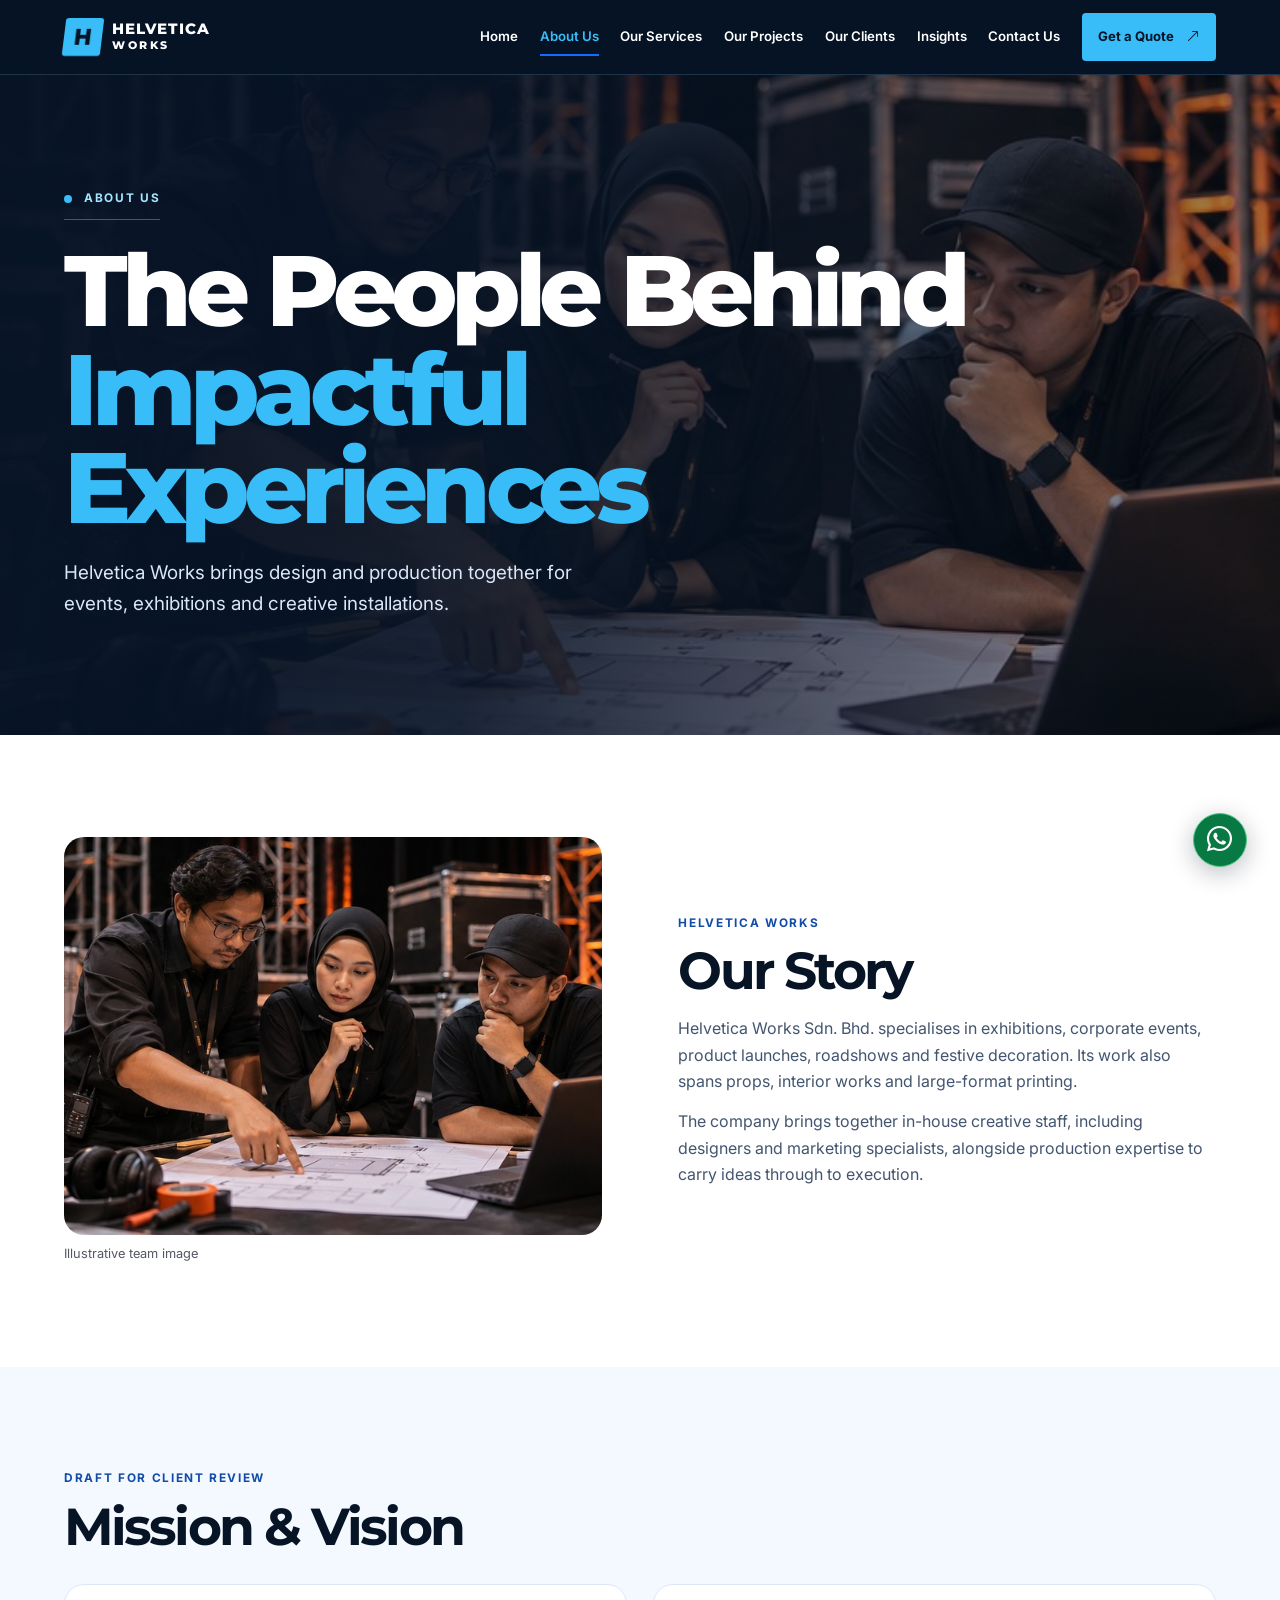
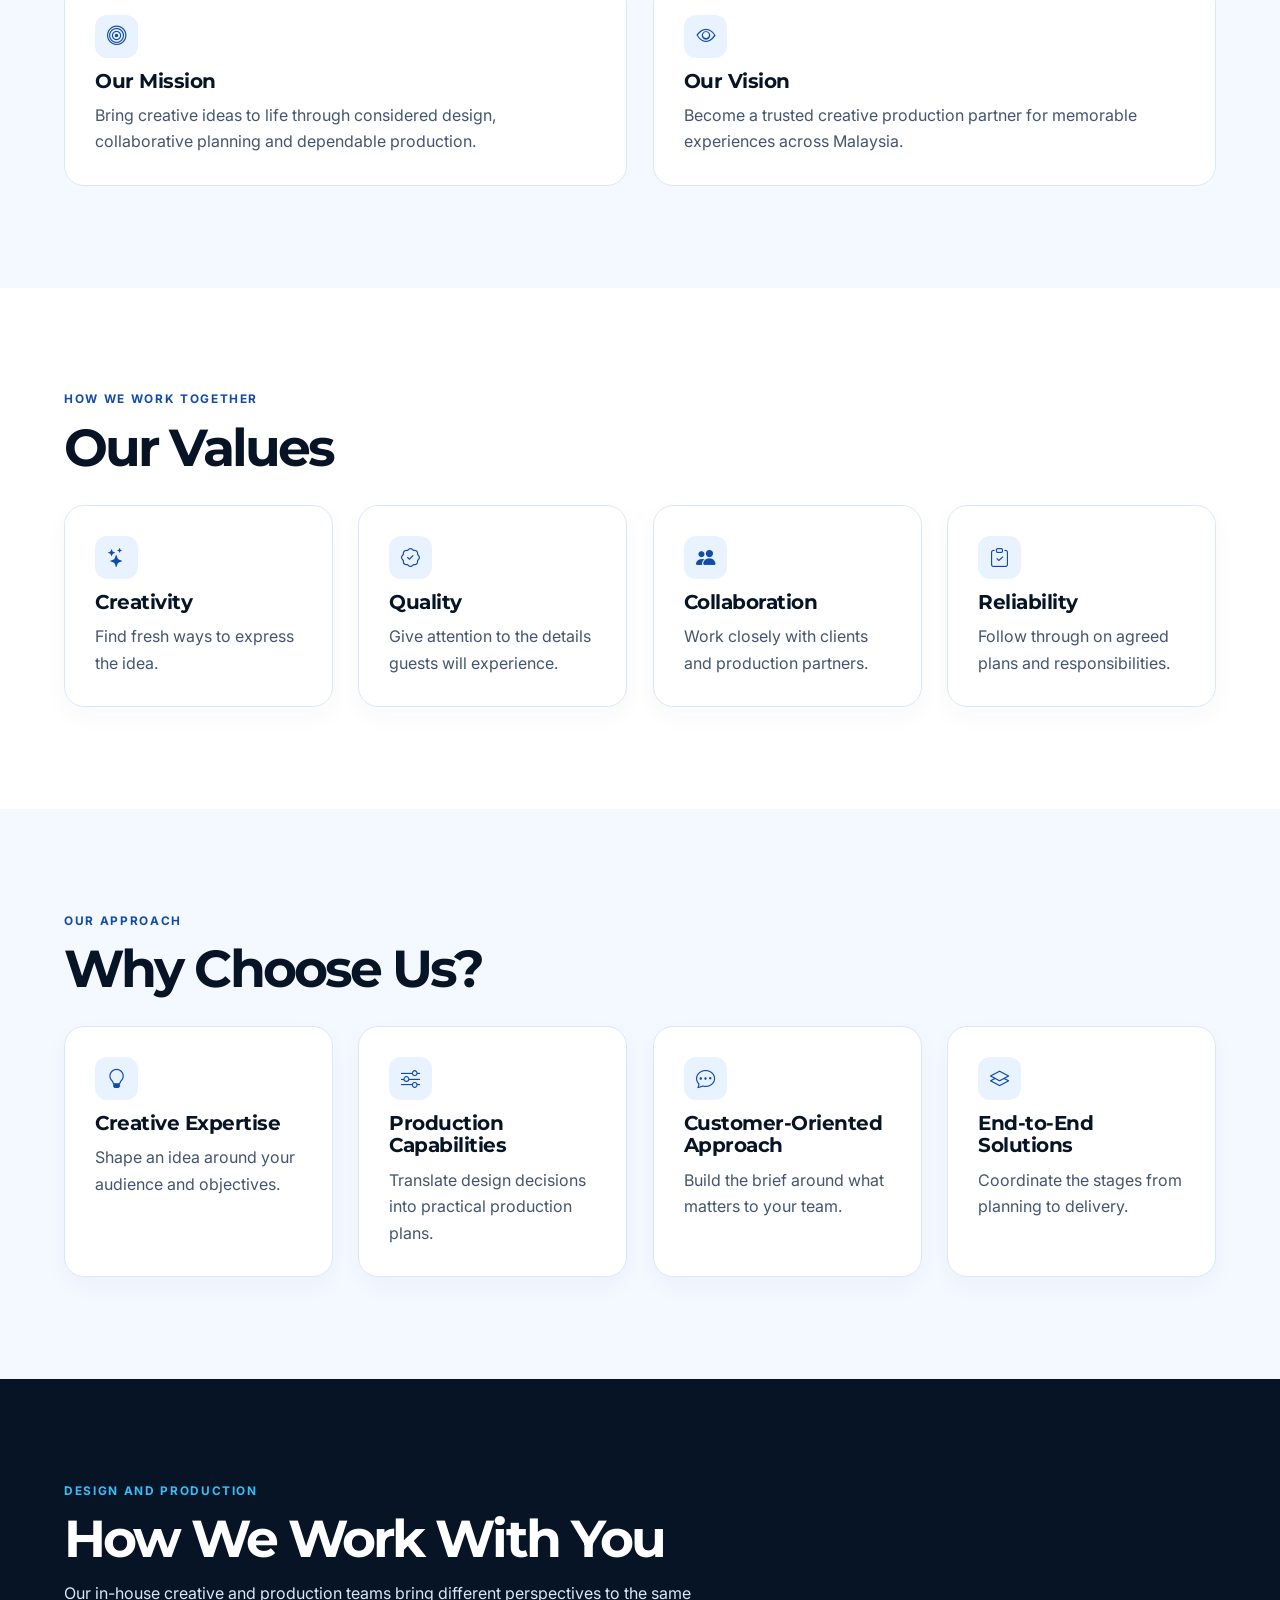
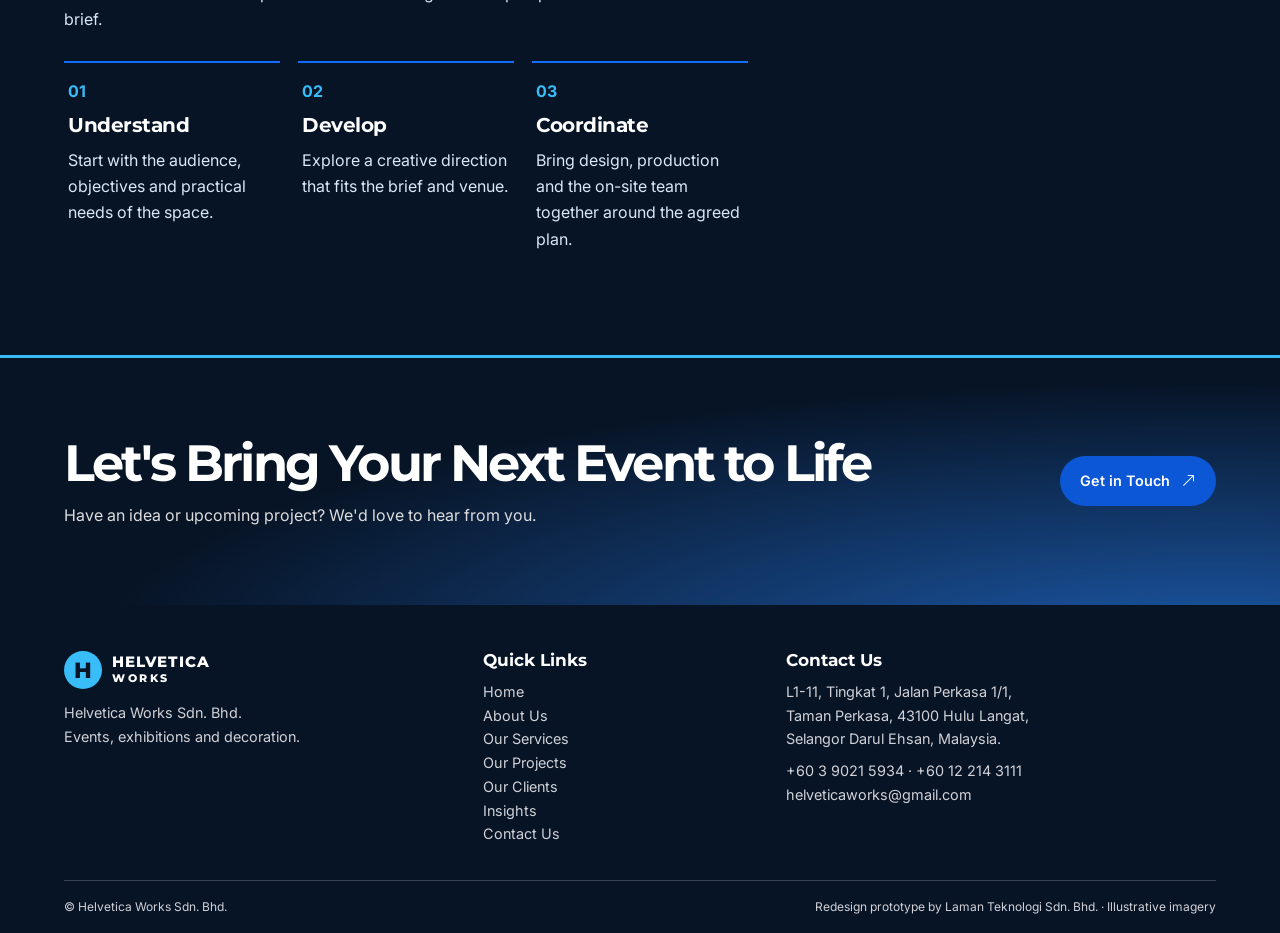
<file: about.html>
<!doctype html>
<html lang="en-MY">
<head>
  <meta charset="utf-8">
  <meta name="viewport" content="width=device-width, initial-scale=1">
  <meta name="description" content="Meet the creative production team behind Helvetica Works in Malaysia.">
  <meta name="theme-color" content="#071426">
  <title>About Us | Helvetica Works</title>
  <link rel="preconnect" href="https://fonts.googleapis.com">
  <link rel="preconnect" href="https://fonts.gstatic.com" crossorigin>
  <link href="https://fonts.googleapis.com/css2?family=Inter:wght@400;500;600;700&family=Montserrat:wght@600;700;800&display=swap" rel="stylesheet">
  <link rel="stylesheet" href="css/style.css">
  <link rel="stylesheet" href="https://cdn.jsdelivr.net/npm/bootstrap-icons@1.13.1/font/bootstrap-icons.min.css">
  <script src="js/main.js" defer></script>
</head>
<body class="show-site">
<a class="skip" href="#main">Skip to content</a>
<header class="header">
  <div class="reading-progress" aria-hidden="true"></div>
  <div class="wrap nav-row">
    <a class="brand" href="index.html" aria-label="Helvetica Works home"><span class="mark" aria-hidden="true">H</span><span>HELVETICA<span class="brand-sub">WORKS</span></span></a>
    <button class="menu-toggle" aria-controls="navigation" aria-expanded="false" aria-label="Open navigation"><i class="bi bi-list" aria-hidden="true"></i></button>
    <nav id="navigation" aria-label="Main navigation">
      <a href="index.html">Home</a>
      <a href="about.html" aria-current="page">About Us</a>
      <a href="services.html">Our Services</a>
      <a href="projects.html">Our Projects</a>
      <a href="clients.html">Our Clients</a>
      <a href="insights.html">Insights</a>
      <a href="contact.html">Contact Us</a>
      <a class="button primary" href="contact.html#enquiry">Get a Quote<i class="bi bi-arrow-up-right" aria-hidden="true"></i></a>
    </nav>
  </div>
</header>
<main id="main">

<section class="hero about-hero">
  
  <div class="wrap hero-content">
    <p class="eyebrow">About Us</p>
    <h1>The People Behind<br><em>Impactful Experiences</em></h1>
    <p class="hero-description">Helvetica Works brings design and production together for events, exhibitions and creative installations.</p>
    
  </div>
  
</section>
<section class="section"><div class="wrap split">
  <figure><img src="assets/images/team.jpg" alt="Illustrative backstage scene showing a team reviewing production plans" width="840" height="560" loading="lazy"><figcaption>Illustrative team image</figcaption></figure>
  <div><div class="section-heading"><p class="eyebrow">Helvetica Works</p><h2>Our Story</h2></div><p>Helvetica Works Sdn. Bhd. specialises in exhibitions, corporate events, product launches, roadshows and festive decoration. Its work also spans props, interior works and large-format printing.</p><p>The company brings together in-house creative staff, including designers and marketing specialists, alongside production expertise to carry ideas through to execution.</p></div>
</div></section>
<section class="section tint"><div class="wrap"><div class="section-heading"><p class="eyebrow">Draft for Client Review</p><h2>Mission &amp; Vision</h2></div>
  <div class="two-grid"><article class="statement"><i class="bi bi-bullseye" aria-hidden="true"></i><h3>Our Mission</h3><p>Bring creative ideas to life through considered design, collaborative planning and dependable production.</p></article><article class="statement"><i class="bi bi-eye" aria-hidden="true"></i><h3>Our Vision</h3><p>Become a trusted creative production partner for memorable experiences across Malaysia.</p></article></div>
</div></section>
<section class="section"><div class="wrap"><div class="section-heading"><p class="eyebrow">How We Work Together</p><h2>Our Values</h2></div><div class="feature-grid"><article><i class="bi bi-stars" aria-hidden="true"></i><h3>Creativity</h3><p>Find fresh ways to express the idea.</p></article><article><i class="bi bi-patch-check" aria-hidden="true"></i><h3>Quality</h3><p>Give attention to the details guests will experience.</p></article><article><i class="bi bi-people-fill" aria-hidden="true"></i><h3>Collaboration</h3><p>Work closely with clients and production partners.</p></article><article><i class="bi bi-clipboard-check" aria-hidden="true"></i><h3>Reliability</h3><p>Follow through on agreed plans and responsibilities.</p></article></div></div></section>
<section class="section tint"><div class="wrap"><div class="section-heading"><p class="eyebrow">Our Approach</p><h2>Why Choose Us?</h2></div><div class="feature-grid"><article><i class="bi bi-lightbulb" aria-hidden="true"></i><h3>Creative Expertise</h3><p>Shape an idea around your audience and objectives.</p></article><article><i class="bi bi-sliders" aria-hidden="true"></i><h3>Production Capabilities</h3><p>Translate design decisions into practical production plans.</p></article><article><i class="bi bi-chat-dots" aria-hidden="true"></i><h3>Customer-Oriented Approach</h3><p>Build the brief around what matters to your team.</p></article><article><i class="bi bi-layers" aria-hidden="true"></i><h3>End-to-End Solutions</h3><p>Coordinate the stages from planning to delivery.</p></article></div></div></section>
<section class="section about-method"><div class="wrap">
  <div class="section-heading"><p class="eyebrow">Design and Production</p><h2>How We Work With You</h2><p>Our in-house creative and production teams bring different perspectives to the same brief.</p></div>
  <ol class="process">
    <li><h3>Understand</h3><p>Start with the audience, objectives and practical needs of the space.</p></li>
    <li><h3>Develop</h3><p>Explore a creative direction that fits the brief and venue.</p></li>
    <li><h3>Coordinate</h3><p>Bring design, production and the on-site team together around the agreed plan.</p></li>
  </ol>
</div></section>
<section class="cta"><div class="wrap cta-inner"><div><h2>Let's Bring Your Next Event to Life</h2><p>Have an idea or upcoming project? We'd love to hear from you.</p></div><a class="button primary" href="contact.html">Get in Touch<i class="bi bi-arrow-up-right" aria-hidden="true"></i></a></div></section>
</main>
<footer class="footer" id="contact">
  <div class="wrap">
    <div class="footer-grid">
      <div><a class="brand" href="index.html" aria-label="Helvetica Works home"><span class="mark" aria-hidden="true">H</span><span>HELVETICA<span class="brand-sub">WORKS</span></span></a><p>Helvetica Works Sdn. Bhd.<br>Events, exhibitions and decoration.</p></div>
      <div><h2>Quick Links</h2><ul><li><a href="index.html">Home</a></li><li><a href="about.html">About Us</a></li><li><a href="services.html">Our Services</a></li><li><a href="projects.html">Our Projects</a></li><li><a href="clients.html">Our Clients</a></li><li><a href="insights.html">Insights</a></li><li><a href="contact.html">Contact Us</a></li></ul></div>
      <div><h2>Contact Us</h2><address>L1-11, Tingkat 1, Jalan Perkasa 1/1,<br>Taman Perkasa, 43100 Hulu Langat,<br>Selangor Darul Ehsan, Malaysia.</address><ul><li><a href="tel:+60390215934">+60 3 9021 5934</a> · <a href="tel:+60122143111">+60 12 214 3111</a></li><li><a href="mailto:helveticaworks@gmail.com?subject=Project%20enquiry">helveticaworks@gmail.com</a></li></ul></div>
    </div>
    <div class="footer-base"><span>© Helvetica Works Sdn. Bhd.</span><span>Redesign prototype by Laman Teknologi Sdn. Bhd. · Illustrative imagery</span></div>
  </div>
</footer>
<a class="whatsapp-float" href="https://wa.me/60122143111" aria-label="Chat with Helvetica Works on WhatsApp">
  <i class="bi bi-whatsapp" aria-hidden="true"></i>
</a>
</body>
</html>
</file>
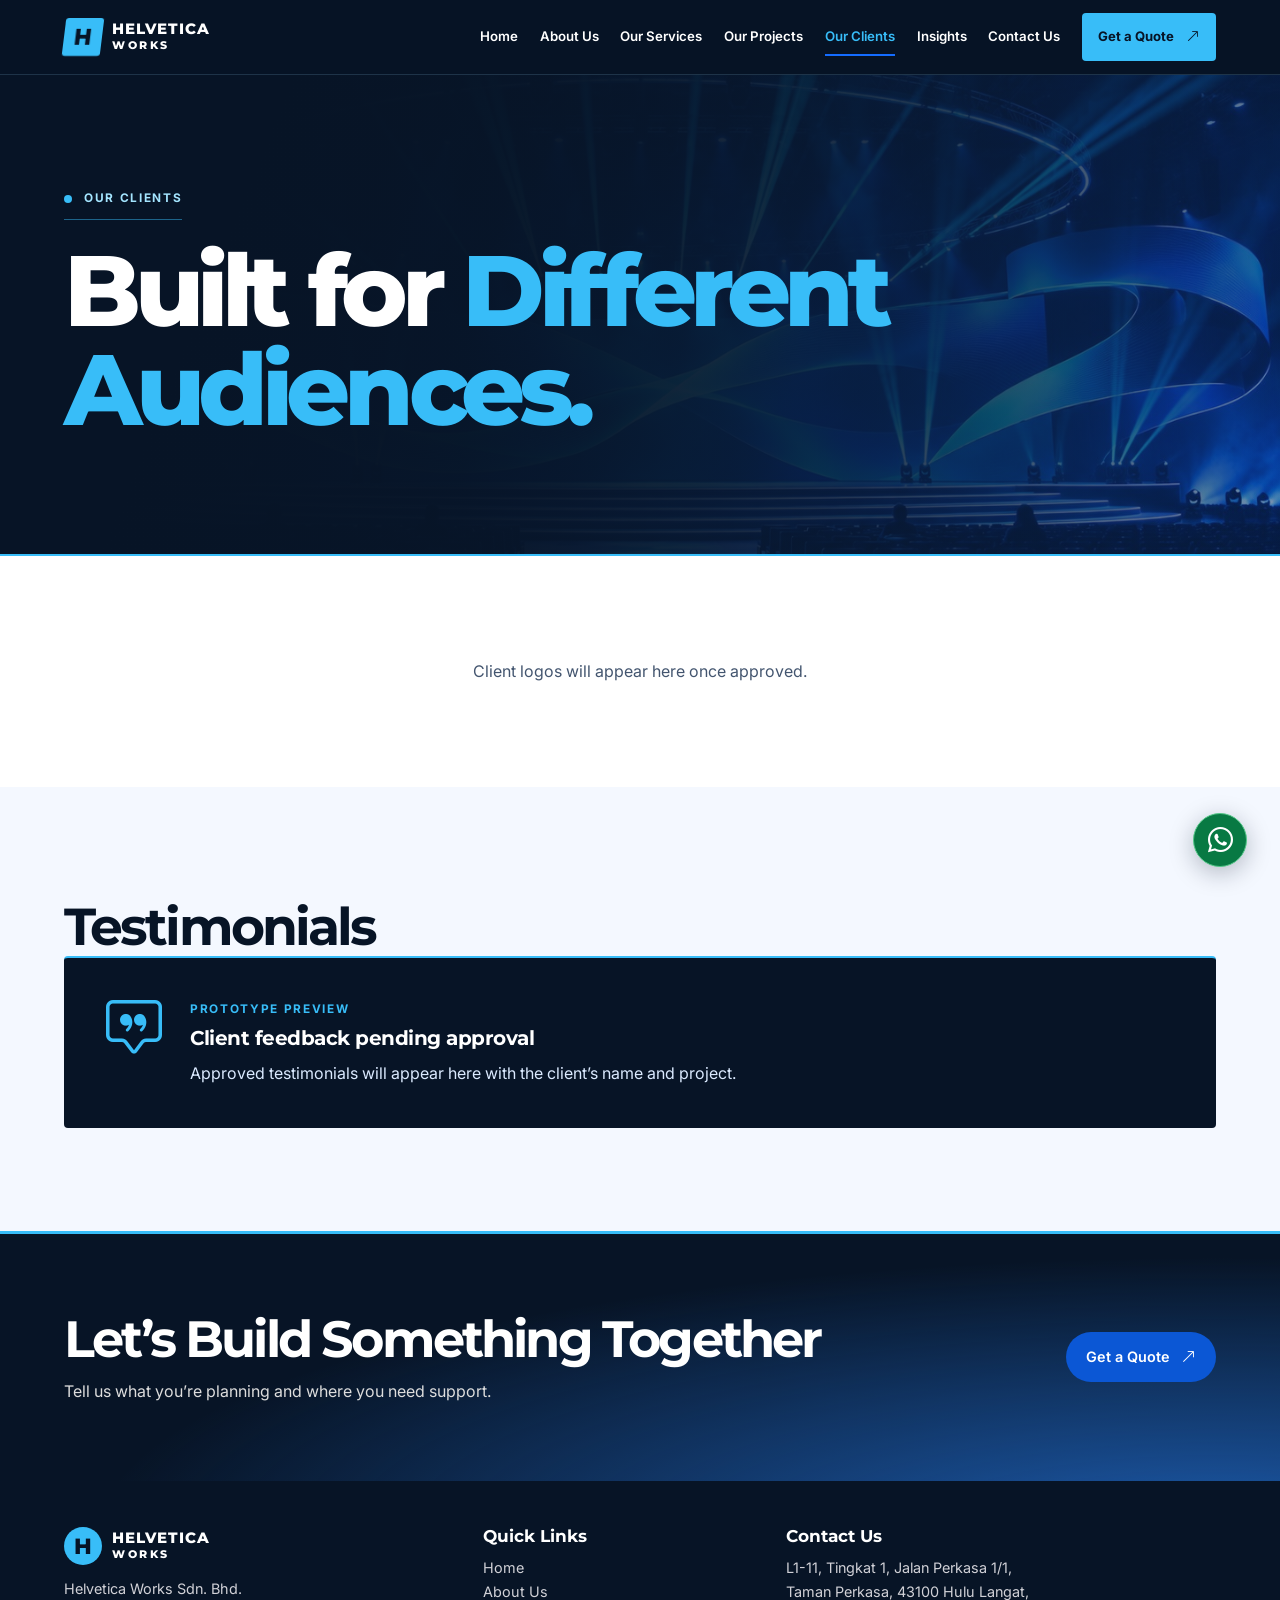
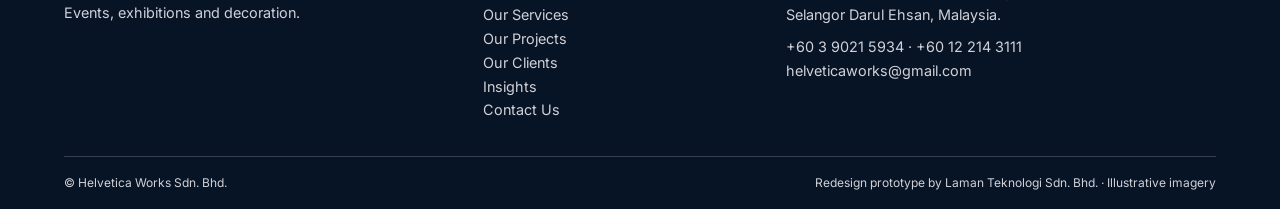
<file: clients.html>
<!doctype html>
<html lang="en-MY">
<head>
  <meta charset="utf-8">
  <meta name="viewport" content="width=device-width, initial-scale=1">
  <meta name="description" content="Explore the sectors Helvetica Works supports with creative event, exhibition and decoration production.">
  <meta name="theme-color" content="#071426">
  <title>Our Clients | Helvetica Works</title>
  <link rel="preconnect" href="https://fonts.googleapis.com">
  <link rel="preconnect" href="https://fonts.gstatic.com" crossorigin>
  <link href="https://fonts.googleapis.com/css2?family=Inter:wght@400;500;600;700&family=Montserrat:wght@600;700;800&display=swap" rel="stylesheet">
  <link rel="stylesheet" href="css/style.css">
  <link rel="stylesheet" href="https://cdn.jsdelivr.net/npm/bootstrap-icons@1.13.1/font/bootstrap-icons.min.css">
  <script src="js/main.js" defer></script>
</head>
<body class="show-site">
<a class="skip" href="#main">Skip to content</a>
<header class="header">
  <div class="reading-progress" aria-hidden="true"></div>
  <div class="wrap nav-row">
    <a class="brand" href="index.html" aria-label="Helvetica Works home"><span class="mark" aria-hidden="true">H</span><span>HELVETICA<span class="brand-sub">WORKS</span></span></a>
    <button class="menu-toggle" aria-controls="navigation" aria-expanded="false" aria-label="Open navigation"><i class="bi bi-list" aria-hidden="true"></i></button>
    <nav id="navigation" aria-label="Main navigation">
      <a href="index.html">Home</a>
      <a href="about.html">About Us</a>
      <a href="services.html">Our Services</a>
      <a href="projects.html">Our Projects</a>
      <a href="clients.html" aria-current="page">Our Clients</a>
      <a href="insights.html">Insights</a>
      <a href="contact.html">Contact Us</a>
      <a class="button primary" href="contact.html#enquiry">Get a Quote<i class="bi bi-arrow-up-right" aria-hidden="true"></i></a>
    </nav>
  </div>
</header>
<main id="main" class="client-programme">
  <section class="hero clients-hero" aria-labelledby="clients-title">
    <div class="wrap hero-content">
      <p class="eyebrow">Our Clients</p>
      <h1 id="clients-title">Built for <em>Different Audiences.</em></h1>
    </div>
  </section>

  <section class="section client-logos" aria-label="Client logos">
    <div class="wrap">
      <!-- Replace the preview message with approved client logos. Use each client's name as the image alt text. -->
      <p class="client-logos-preview">Client logos will appear here once approved.</p>
    </div>
  </section>

  <section class="section tint" id="testimonials" aria-labelledby="testimonials-title">
    <div class="wrap testimonial-layout">
      <div class="section-heading">
        <h2 id="testimonials-title">Testimonials</h2>
      </div>
      <div class="testimonial-preview">
        <i class="bi bi-chat-square-quote" aria-hidden="true"></i>
        <div>
          <p class="eyebrow">Prototype preview</p>
          <h3>Client feedback pending approval</h3>
          <p>Approved testimonials will appear here with the client’s name and project.</p>
        </div>
      </div>
    </div>
  </section>

  <section class="cta">
    <div class="wrap cta-inner">
      <div><h2>Let’s Build Something Together</h2><p>Tell us what you’re planning and where you need support.</p></div>
      <a class="button primary" href="contact.html#enquiry">Get a Quote <i class="bi bi-arrow-up-right" aria-hidden="true"></i></a>
    </div>
  </section>
</main>
<footer class="footer" id="contact">
  <div class="wrap">
    <div class="footer-grid">
      <div><a class="brand" href="index.html" aria-label="Helvetica Works home"><span class="mark" aria-hidden="true">H</span><span>HELVETICA<span class="brand-sub">WORKS</span></span></a><p>Helvetica Works Sdn. Bhd.<br>Events, exhibitions and decoration.</p></div>
      <div><h2>Quick Links</h2><ul><li><a href="index.html">Home</a></li><li><a href="about.html">About Us</a></li><li><a href="services.html">Our Services</a></li><li><a href="projects.html">Our Projects</a></li><li><a href="clients.html">Our Clients</a></li><li><a href="insights.html">Insights</a></li><li><a href="contact.html">Contact Us</a></li></ul></div>
      <div><h2>Contact Us</h2><address>L1-11, Tingkat 1, Jalan Perkasa 1/1,<br>Taman Perkasa, 43100 Hulu Langat,<br>Selangor Darul Ehsan, Malaysia.</address><ul><li><a href="tel:+60390215934">+60 3 9021 5934</a> · <a href="tel:+60122143111">+60 12 214 3111</a></li><li><a href="mailto:helveticaworks@gmail.com?subject=Project%20enquiry">helveticaworks@gmail.com</a></li></ul></div>
    </div>
    <div class="footer-base"><span>© Helvetica Works Sdn. Bhd.</span><span>Redesign prototype by Laman Teknologi Sdn. Bhd. · Illustrative imagery</span></div>
  </div>
</footer>
<a class="whatsapp-float" href="https://wa.me/60122143111" aria-label="Chat with Helvetica Works on WhatsApp">
  <i class="bi bi-whatsapp" aria-hidden="true"></i>
</a>
</body>
</html>
</file>
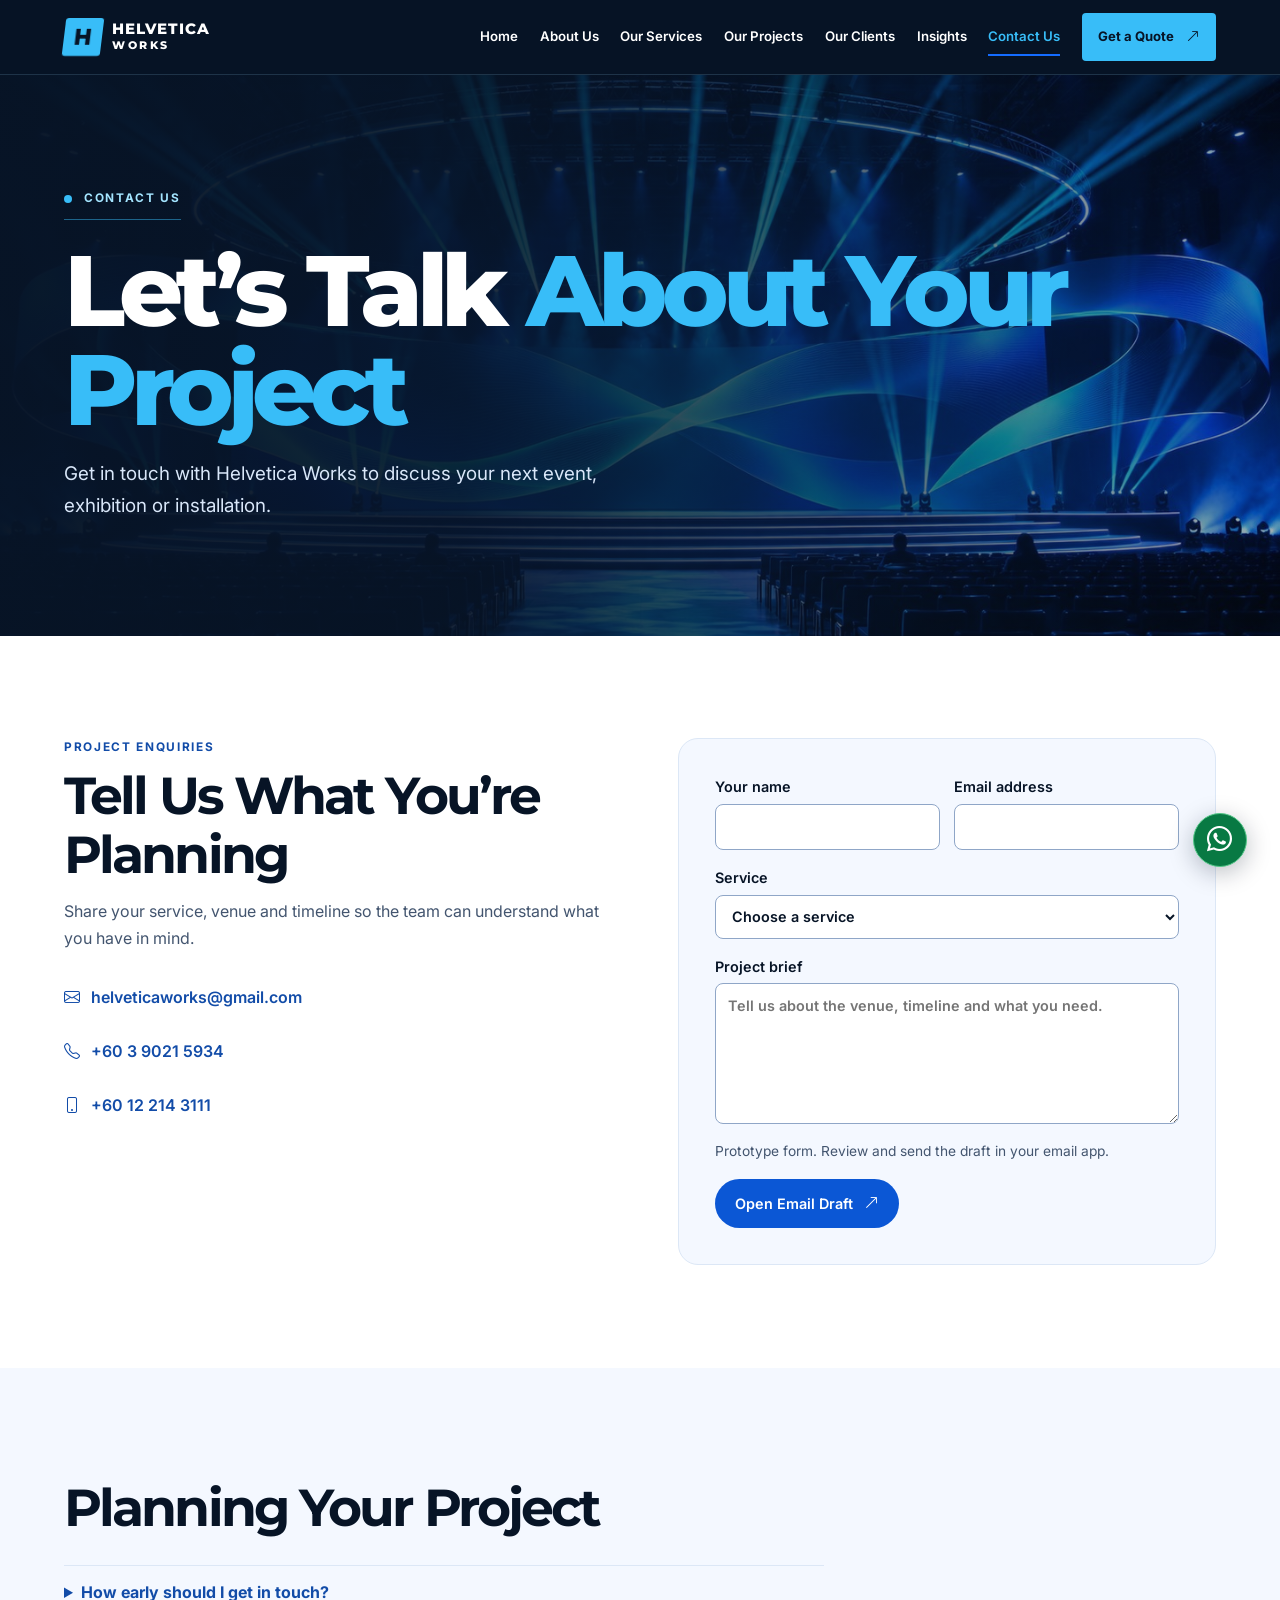
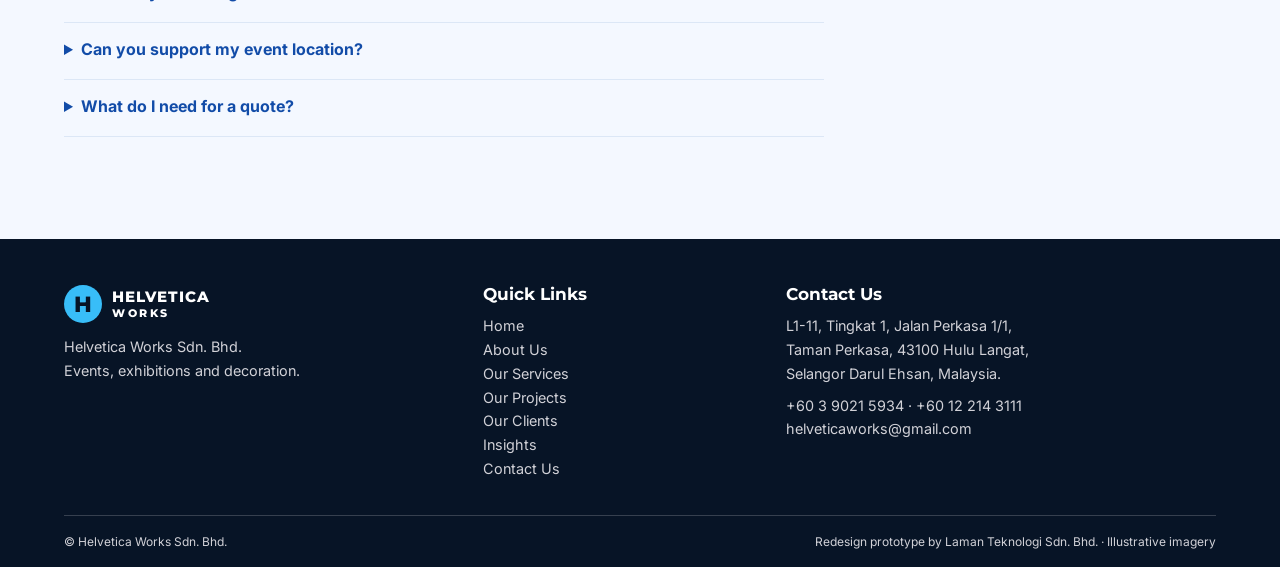
<file: contact.html>
<!doctype html>
<html lang="en-MY">
<head>
  <meta charset="utf-8">
  <meta name="viewport" content="width=device-width, initial-scale=1">
  <meta name="description" content="Get in touch with Helvetica Works to discuss your next event, exhibition or installation.">
  <meta name="theme-color" content="#071426">
  <title>Contact Us | Helvetica Works</title>
  <link rel="preconnect" href="https://fonts.googleapis.com">
  <link rel="preconnect" href="https://fonts.gstatic.com" crossorigin>
  <link href="https://fonts.googleapis.com/css2?family=Inter:wght@400;500;600;700&family=Montserrat:wght@600;700;800&display=swap" rel="stylesheet">
  <link rel="stylesheet" href="css/style.css">
  <link rel="stylesheet" href="https://cdn.jsdelivr.net/npm/bootstrap-icons@1.13.1/font/bootstrap-icons.min.css">
  <script src="js/main.js" defer></script>
</head>
<body class="show-site">
<a class="skip" href="#main">Skip to content</a>
<header class="header">
  <div class="reading-progress" aria-hidden="true"></div>
  <div class="wrap nav-row">
    <a class="brand" href="index.html" aria-label="Helvetica Works home"><span class="mark" aria-hidden="true">H</span><span>HELVETICA<span class="brand-sub">WORKS</span></span></a>
    <button class="menu-toggle" aria-controls="navigation" aria-expanded="false" aria-label="Open navigation"><i class="bi bi-list" aria-hidden="true"></i></button>
    <nav id="navigation" aria-label="Main navigation">
      <a href="index.html">Home</a>
      <a href="about.html">About Us</a>
      <a href="services.html">Our Services</a>
      <a href="projects.html">Our Projects</a>
      <a href="clients.html">Our Clients</a>
      <a href="insights.html">Insights</a>
      <a href="contact.html" aria-current="page">Contact Us</a>
      <a class="button primary" href="contact.html#enquiry">Get a Quote<i class="bi bi-arrow-up-right" aria-hidden="true"></i></a>
    </nav>
  </div>
</header>
<main id="main">
  <section class="hero contact-hero">
    <div class="wrap hero-content">
      <p class="eyebrow">Contact Us</p>
      <h1>Let’s Talk <em>About Your Project</em></h1>
      <p class="hero-description">Get in touch with Helvetica Works to discuss your next event, exhibition or installation.</p>
    </div>
  </section>
<section class="section contact-section" id="enquiry">
  <div class="wrap split">
    <div>
      <div class="section-heading"><p class="eyebrow">Project Enquiries</p><h2>Tell Us What You’re Planning</h2></div>
      <p>Share your service, venue and timeline so the team can understand what you have in mind.</p>
      <ul class="contact-links">
        <li><a href="mailto:helveticaworks@gmail.com"><i class="bi bi-envelope" aria-hidden="true"></i> helveticaworks@gmail.com</a></li>
        <li><a href="tel:+60390215934"><i class="bi bi-telephone" aria-hidden="true"></i> +60 3 9021 5934</a></li>
        <li><a href="tel:+60122143111"><i class="bi bi-phone" aria-hidden="true"></i> +60 12 214 3111</a></li>
      </ul>
    </div>
    <form class="enquiry-form" aria-describedby="enquiry-help" hidden>
      <div class="form-row">
        <label>Your name <input name="name" autocomplete="name" maxlength="100" required></label>
        <label>Email address <input type="email" name="email" autocomplete="email" maxlength="150" required></label>
      </div>
      <label>Service
        <select name="service" required>
          <option value="">Choose a service</option>
          <option>Event</option><option>Exhibition</option><option>Decoration</option><option>Other</option>
        </select>
      </label>
      <label>Project brief <textarea name="brief" rows="5" maxlength="1200" placeholder="Tell us about the venue, timeline and what you need." required></textarea></label>
      <p id="enquiry-help">Prototype form. Review and send the draft in your email app.</p>
      <button class="button primary" type="submit">Open Email Draft <i class="bi bi-arrow-up-right" aria-hidden="true"></i></button>
    </form>
  </div>
</section>
<section class="section tint enquiry-faq" aria-labelledby="faq-title">
  <div class="wrap">
    <div class="section-heading"><h2 id="faq-title">Planning Your Project</h2></div>
    <div class="faq-list">
      <details><summary>How early should I get in touch?</summary><p>Get in touch once you have a target date. Lead time depends on the venue, production requirements and installation schedule.</p></details>
      <details><summary>Can you support my event location?</summary><p>Share the venue and city in your enquiry so the team can confirm availability and discuss on-site logistics.</p></details>
      <details><summary>What do I need for a quote?</summary><p>Include your event type, date, venue, expected audience size and the support you need. Add your budget range and any floor plans if available.</p></details>
    </div>
  </div>
</section>
</main>
<footer class="footer" id="contact">
  <div class="wrap">
    <div class="footer-grid">
      <div><a class="brand" href="index.html" aria-label="Helvetica Works home"><span class="mark" aria-hidden="true">H</span><span>HELVETICA<span class="brand-sub">WORKS</span></span></a><p>Helvetica Works Sdn. Bhd.<br>Events, exhibitions and decoration.</p></div>
      <div><h2>Quick Links</h2><ul><li><a href="index.html">Home</a></li><li><a href="about.html">About Us</a></li><li><a href="services.html">Our Services</a></li><li><a href="projects.html">Our Projects</a></li><li><a href="clients.html">Our Clients</a></li><li><a href="insights.html">Insights</a></li><li><a href="contact.html">Contact Us</a></li></ul></div>
      <div><h2>Contact Us</h2><address>L1-11, Tingkat 1, Jalan Perkasa 1/1,<br>Taman Perkasa, 43100 Hulu Langat,<br>Selangor Darul Ehsan, Malaysia.</address><ul><li><a href="tel:+60390215934">+60 3 9021 5934</a> · <a href="tel:+60122143111">+60 12 214 3111</a></li><li><a href="mailto:helveticaworks@gmail.com?subject=Project%20enquiry">helveticaworks@gmail.com</a></li></ul></div>
    </div>
    <div class="footer-base"><span>© Helvetica Works Sdn. Bhd.</span><span>Redesign prototype by Laman Teknologi Sdn. Bhd. · Illustrative imagery</span></div>
  </div>
</footer>
<a class="whatsapp-float" href="https://wa.me/60122143111" aria-label="Chat with Helvetica Works on WhatsApp">
  <i class="bi bi-whatsapp" aria-hidden="true"></i>
</a>
</body>
</html>
</file>
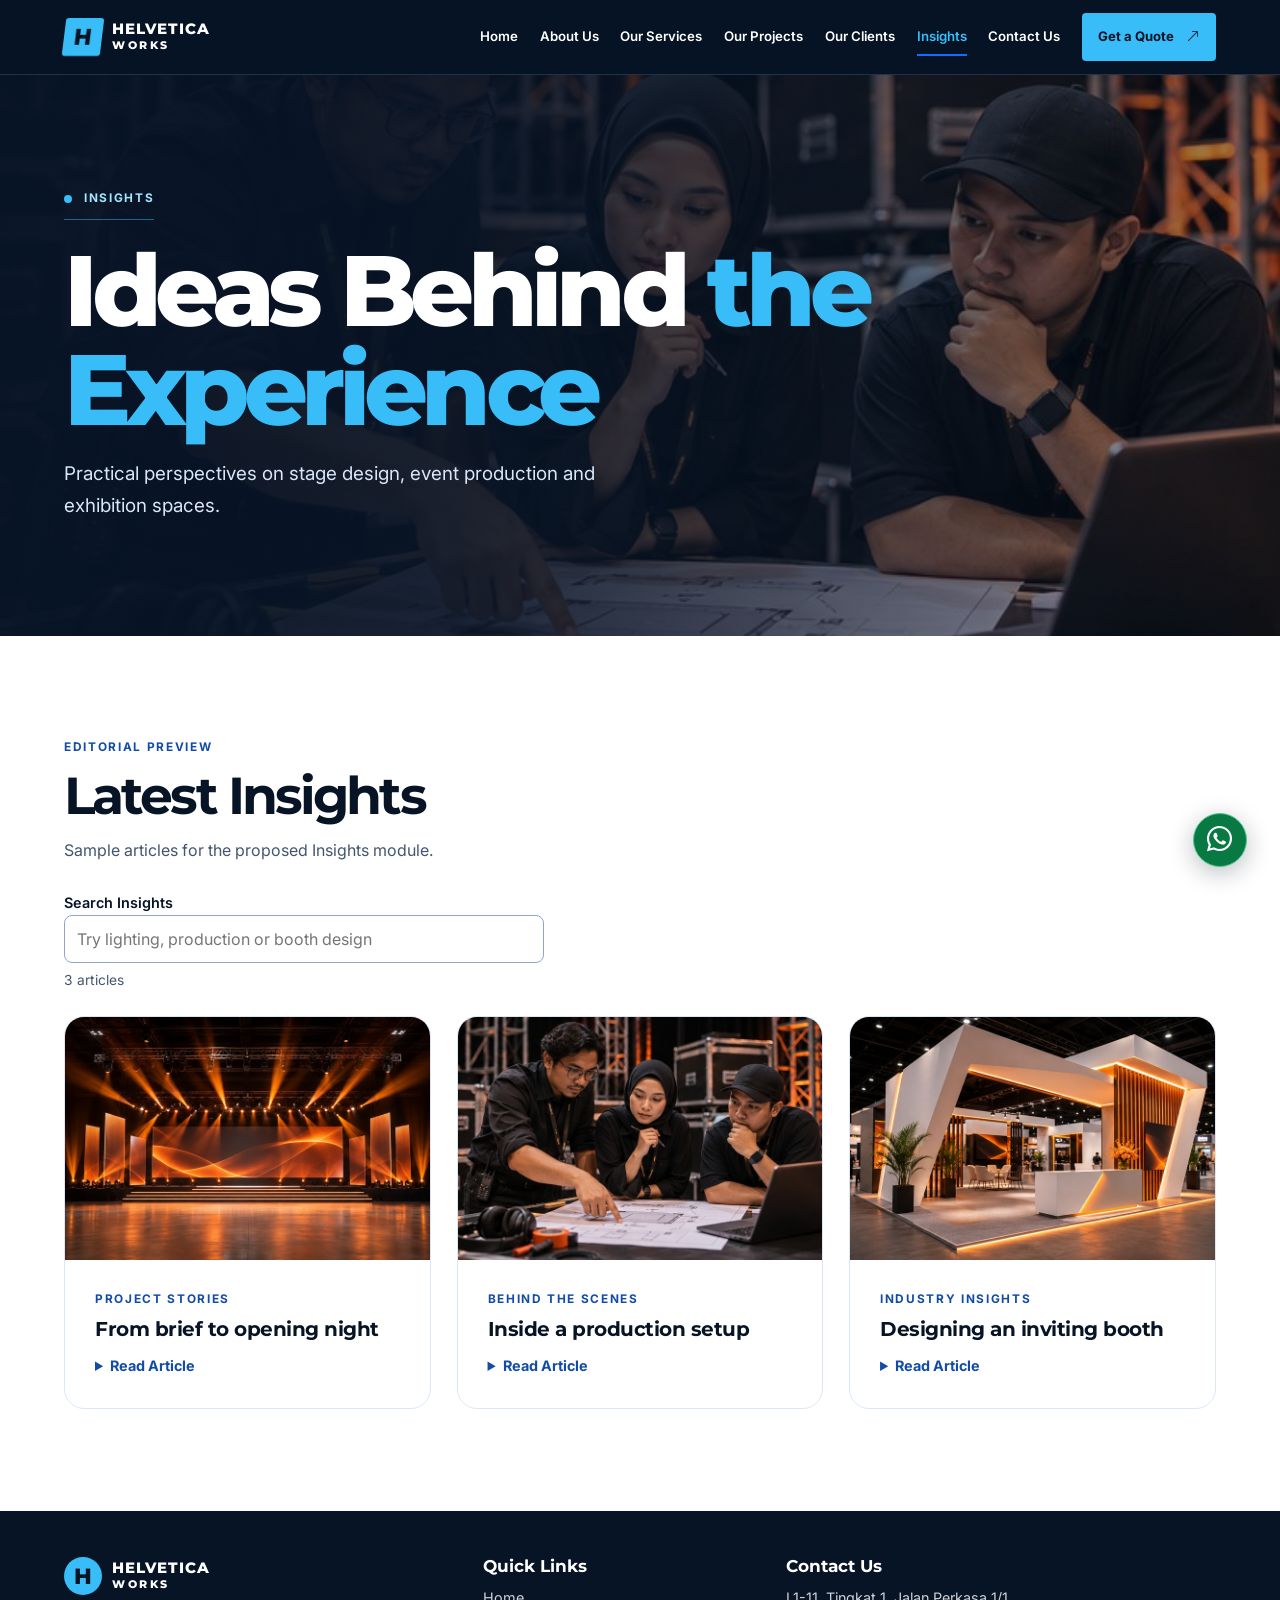
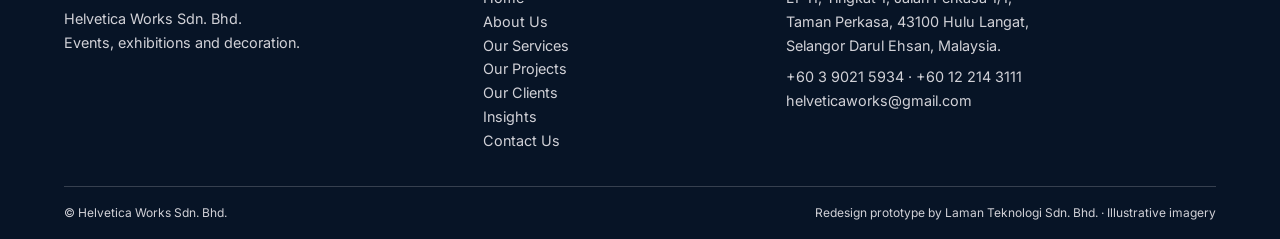
<file: insights.html>
<!doctype html>
<html lang="en-MY">
<head>
  <meta charset="utf-8">
  <meta name="viewport" content="width=device-width, initial-scale=1">
  <meta name="description" content="Practical perspectives on stage design, event production and exhibition spaces.">
  <meta name="theme-color" content="#071426">
  <title>Insights | Helvetica Works</title>
  <link rel="preconnect" href="https://fonts.googleapis.com">
  <link rel="preconnect" href="https://fonts.gstatic.com" crossorigin>
  <link href="https://fonts.googleapis.com/css2?family=Inter:wght@400;500;600;700&family=Montserrat:wght@600;700;800&display=swap" rel="stylesheet">
  <link rel="stylesheet" href="css/style.css">
  <link rel="stylesheet" href="https://cdn.jsdelivr.net/npm/bootstrap-icons@1.13.1/font/bootstrap-icons.min.css">
  <script src="js/main.js" defer></script>
</head>
<body class="show-site">
<a class="skip" href="#main">Skip to content</a>
<header class="header">
  <div class="reading-progress" aria-hidden="true"></div>
  <div class="wrap nav-row">
    <a class="brand" href="index.html" aria-label="Helvetica Works home"><span class="mark" aria-hidden="true">H</span><span>HELVETICA<span class="brand-sub">WORKS</span></span></a>
    <button class="menu-toggle" aria-controls="navigation" aria-expanded="false" aria-label="Open navigation"><i class="bi bi-list" aria-hidden="true"></i></button>
    <nav id="navigation" aria-label="Main navigation">
      <a href="index.html">Home</a>
      <a href="about.html">About Us</a>
      <a href="services.html">Our Services</a>
      <a href="projects.html">Our Projects</a>
      <a href="clients.html">Our Clients</a>
      <a href="insights.html" aria-current="page">Insights</a>
      <a href="contact.html">Contact Us</a>
      <a class="button primary" href="contact.html#enquiry">Get a Quote<i class="bi bi-arrow-up-right" aria-hidden="true"></i></a>
    </nav>
  </div>
</header>
<main id="main">
  <section class="hero insights-hero">
    <div class="wrap hero-content">
      <p class="eyebrow">Insights</p>
      <h1>Ideas Behind <em>the Experience</em></h1>
      <p class="hero-description">Practical perspectives on stage design, event production and exhibition spaces.</p>
    </div>
  </section>
<section class="section"><div class="wrap">
  <div class="section-heading"><p class="eyebrow">Editorial Preview</p><h2>Latest Insights</h2><p>Sample articles for the proposed Insights module.</p></div>
  <div class="insights-search" hidden>
    <label for="insights-query">Search Insights</label>
    <input id="insights-query" type="search" placeholder="Try lighting, production or booth design">
    <p class="search-count" role="status">3 articles</p>
  </div>
  <div class="card-grid"><article class="card insight-card"><img src="assets/images/event.jpg" alt="Amber-lit stage set" width="840" height="560" loading="lazy"><div class="card-body"><p class="eyebrow">Project Stories</p><h3 id="event-brief">From brief to opening night</h3><details><summary>Read Article</summary><p>Start with the change you want the audience to experience. A launch may need one memorable reveal, while a conference may need a layout that supports a full day of talks and networking.</p><p>Turn that objective into practical decisions about sightlines, lighting and stage access. Schedule a rehearsal to check cues and confirm who owns each handover before guests arrive.</p></details></div></article><article class="card insight-card"><img src="assets/images/team.jpg" alt="Production team reviewing plans backstage" width="840" height="560" loading="lazy"><div class="card-body"><p class="eyebrow">Behind the Scenes</p><h3 id="production-setup">Inside a production setup</h3><details><summary>Read Article</summary><p>Build a run sheet that links setup tasks to venue access. Confirm loading times, installation order and equipment handover with every team involved.</p><p>Walk the space before opening. Check visitor routes, presentation cues and the condition of visible finishes, then give on-site teams a clear point of contact for last-minute changes.</p></details></div></article><article class="card insight-card"><img src="assets/images/exhibition.jpg" alt="Illuminated exhibition display" width="840" height="560" loading="lazy"><div class="card-body"><p class="eyebrow">Industry Insights</p><h3 id="booth-design">Designing an inviting booth</h3><details><summary>Read Article</summary><p>Decide what visitors should notice first from the aisle. A strong focal point, a legible message and a clear entrance help visitors understand the booth as they approach.</p><p>Map where people will pause for a demo or a conversation. Leave room for queues and keep circulation clear, then use lighting to distinguish hands-on displays from quieter discussion areas.</p></details></div></article></div>
</div></section>

</main>
<footer class="footer" id="contact">
  <div class="wrap">
    <div class="footer-grid">
      <div><a class="brand" href="index.html" aria-label="Helvetica Works home"><span class="mark" aria-hidden="true">H</span><span>HELVETICA<span class="brand-sub">WORKS</span></span></a><p>Helvetica Works Sdn. Bhd.<br>Events, exhibitions and decoration.</p></div>
      <div><h2>Quick Links</h2><ul><li><a href="index.html">Home</a></li><li><a href="about.html">About Us</a></li><li><a href="services.html">Our Services</a></li><li><a href="projects.html">Our Projects</a></li><li><a href="clients.html">Our Clients</a></li><li><a href="insights.html">Insights</a></li><li><a href="contact.html">Contact Us</a></li></ul></div>
      <div><h2>Contact Us</h2><address>L1-11, Tingkat 1, Jalan Perkasa 1/1,<br>Taman Perkasa, 43100 Hulu Langat,<br>Selangor Darul Ehsan, Malaysia.</address><ul><li><a href="tel:+60390215934">+60 3 9021 5934</a> · <a href="tel:+60122143111">+60 12 214 3111</a></li><li><a href="mailto:helveticaworks@gmail.com?subject=Project%20enquiry">helveticaworks@gmail.com</a></li></ul></div>
    </div>
    <div class="footer-base"><span>© Helvetica Works Sdn. Bhd.</span><span>Redesign prototype by Laman Teknologi Sdn. Bhd. · Illustrative imagery</span></div>
  </div>
</footer>
<a class="whatsapp-float" href="https://wa.me/60122143111" aria-label="Chat with Helvetica Works on WhatsApp">
  <i class="bi bi-whatsapp" aria-hidden="true"></i>
</a>
</body>
</html>
</file>
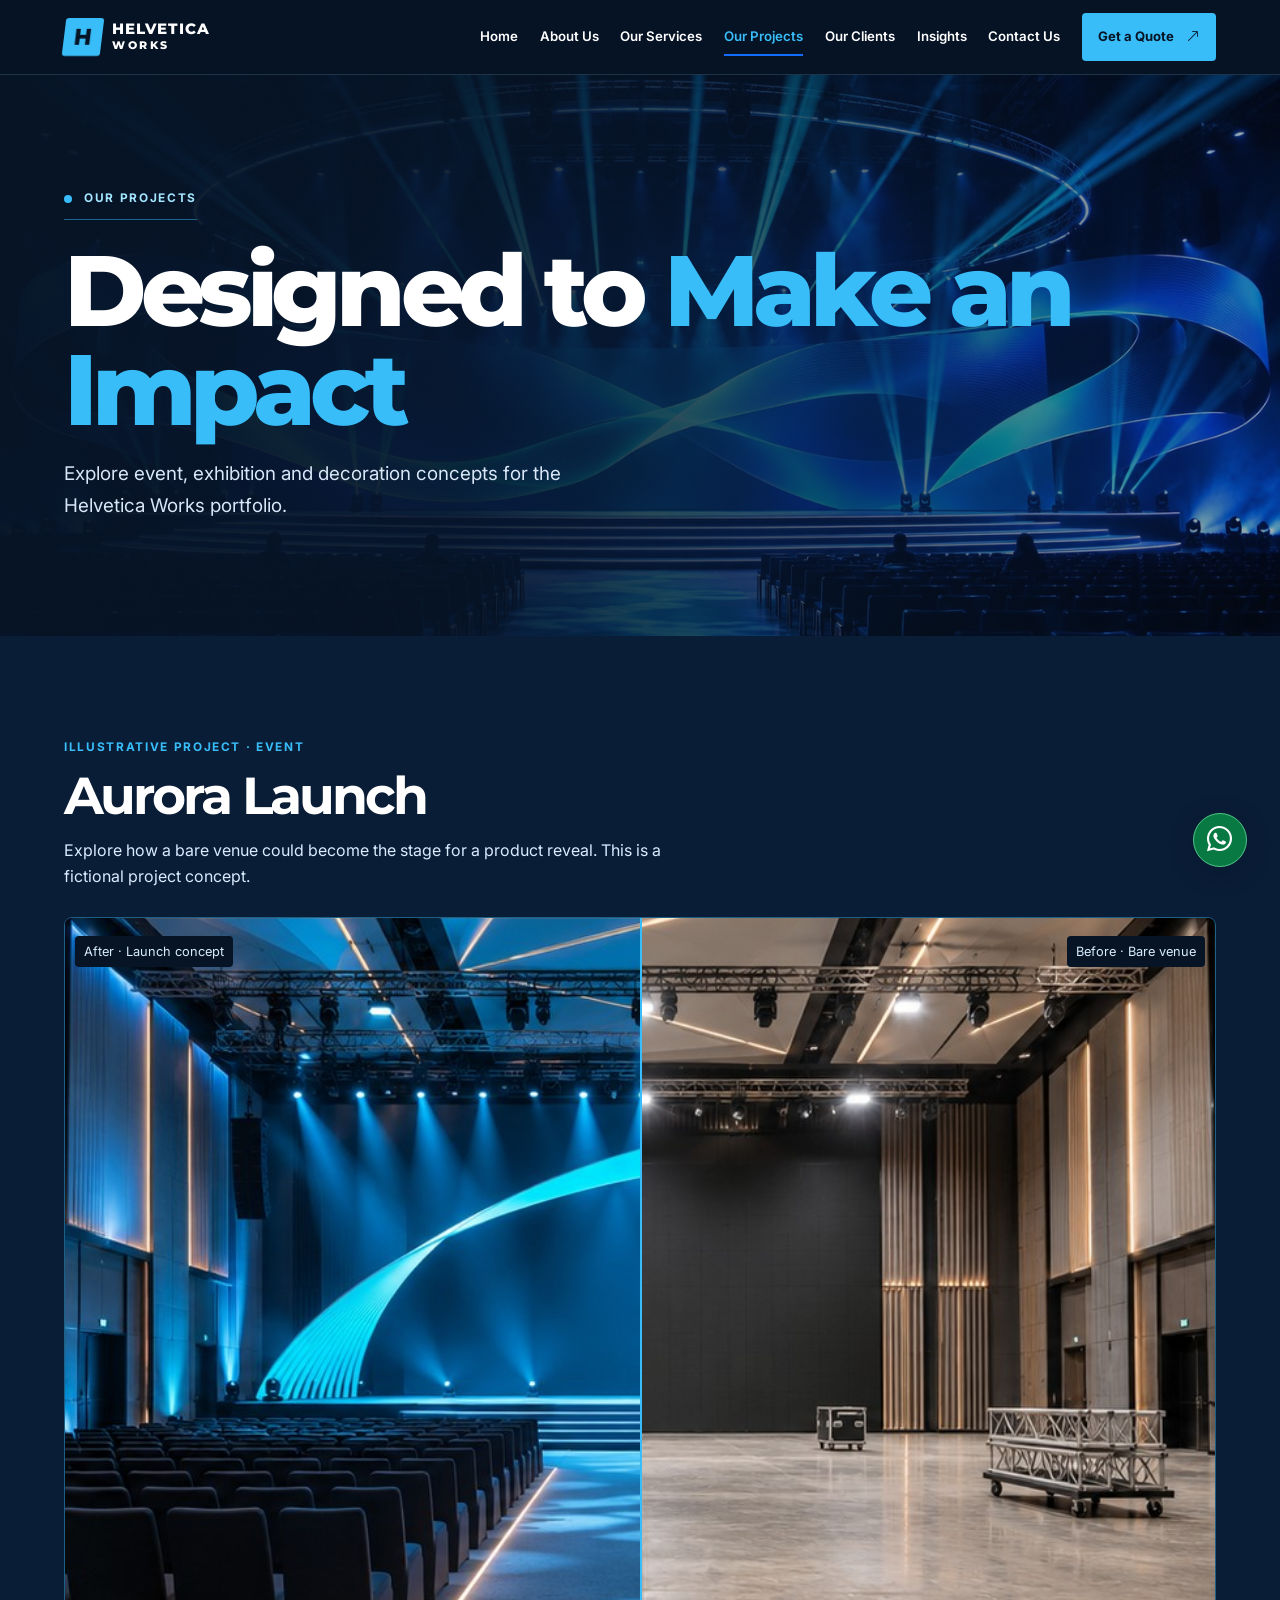
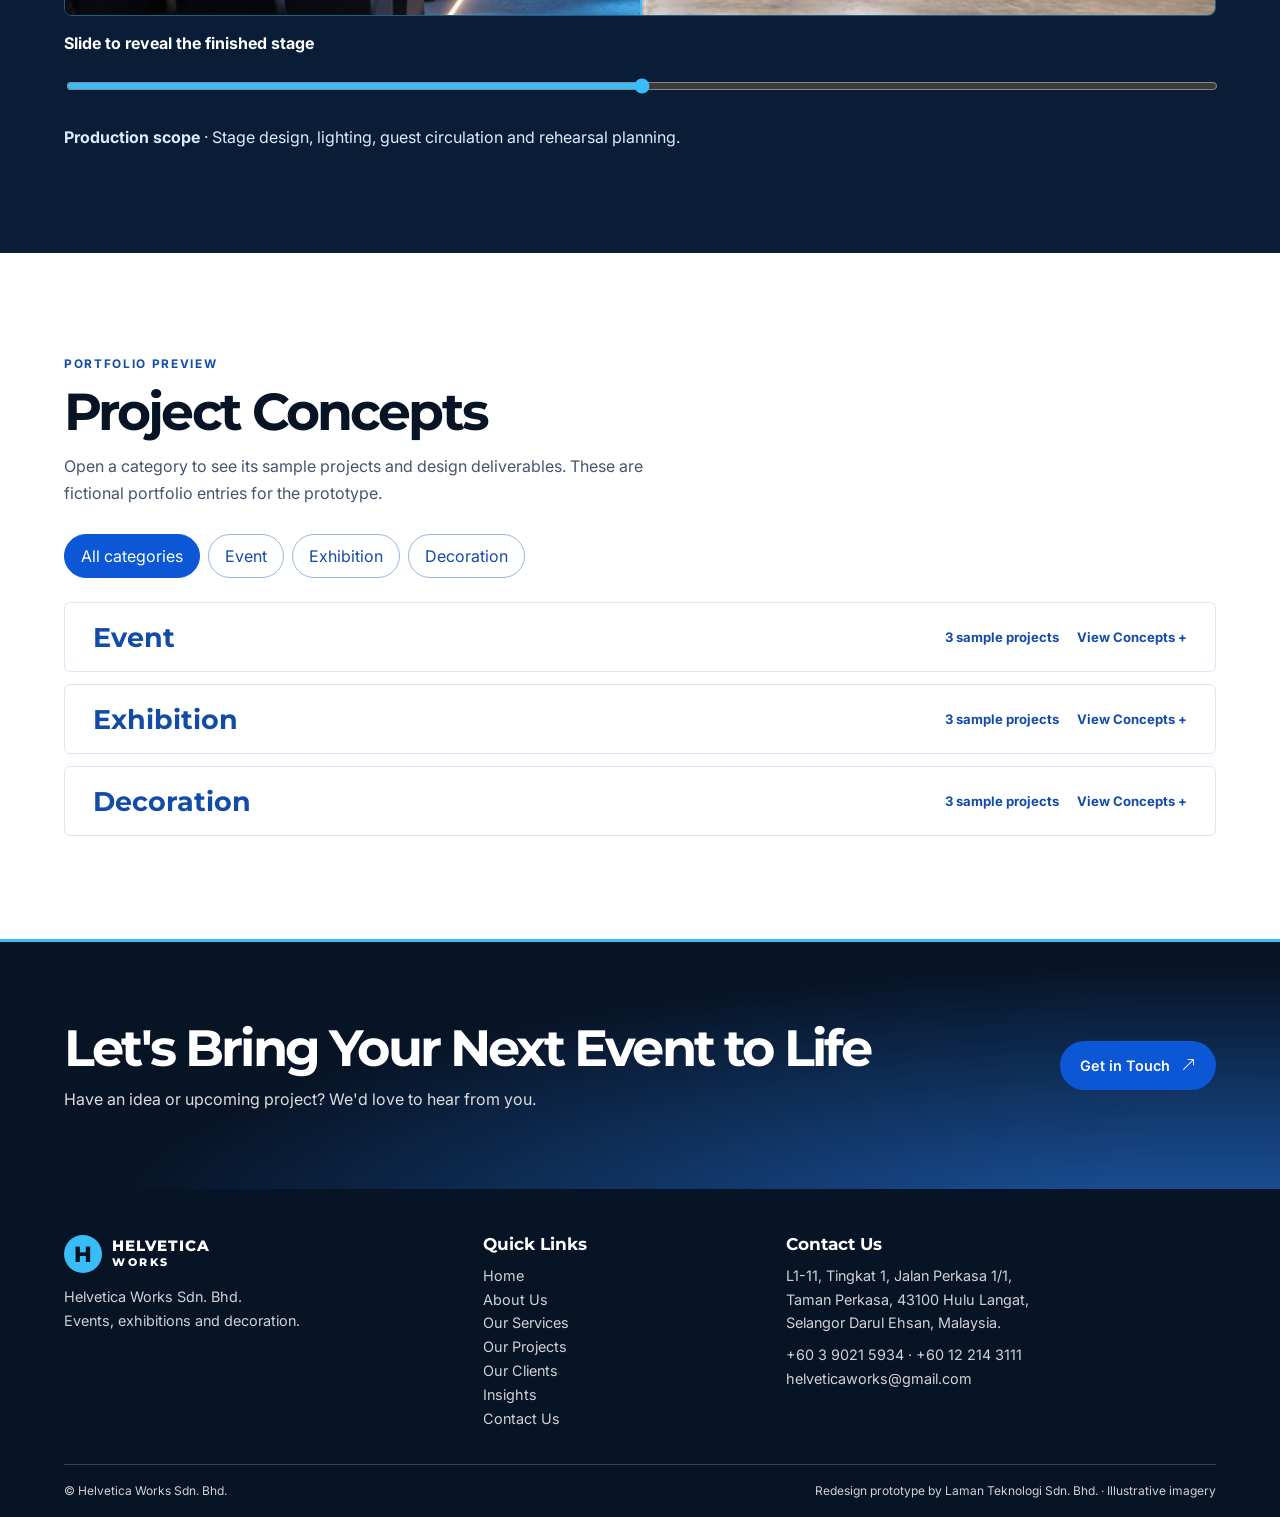
<file: projects.html>
<!doctype html>
<html lang="en-MY">
<head>
  <meta charset="utf-8">
  <meta name="viewport" content="width=device-width, initial-scale=1">
  <meta name="description" content="Explore event, exhibition and decoration concepts for the Helvetica Works portfolio.">
  <meta name="theme-color" content="#071426">
  <title>Our Projects | Helvetica Works</title>
  <link rel="preconnect" href="https://fonts.googleapis.com">
  <link rel="preconnect" href="https://fonts.gstatic.com" crossorigin>
  <link href="https://fonts.googleapis.com/css2?family=Inter:wght@400;500;600;700&family=Montserrat:wght@600;700;800&display=swap" rel="stylesheet">
  <link rel="stylesheet" href="css/style.css">
  <link rel="stylesheet" href="https://cdn.jsdelivr.net/npm/bootstrap-icons@1.13.1/font/bootstrap-icons.min.css">
  <script src="js/main.js" defer></script>
</head>
<body class="show-site">
<a class="skip" href="#main">Skip to content</a>
<header class="header">
  <div class="reading-progress" aria-hidden="true"></div>
  <div class="wrap nav-row">
    <a class="brand" href="index.html" aria-label="Helvetica Works home"><span class="mark" aria-hidden="true">H</span><span>HELVETICA<span class="brand-sub">WORKS</span></span></a>
    <button class="menu-toggle" aria-controls="navigation" aria-expanded="false" aria-label="Open navigation"><i class="bi bi-list" aria-hidden="true"></i></button>
    <nav id="navigation" aria-label="Main navigation">
      <a href="index.html">Home</a>
      <a href="about.html">About Us</a>
      <a href="services.html">Our Services</a>
      <a href="projects.html" aria-current="page">Our Projects</a>
      <a href="clients.html">Our Clients</a>
      <a href="insights.html">Insights</a>
      <a href="contact.html">Contact Us</a>
      <a class="button primary" href="contact.html#enquiry">Get a Quote<i class="bi bi-arrow-up-right" aria-hidden="true"></i></a>
    </nav>
  </div>
</header>
<main id="main">
  <section class="hero projects-hero">
    <div class="wrap hero-content">
      <p class="eyebrow">Our Projects</p>
      <h1>Designed to <em>Make an Impact</em></h1>
      <p class="hero-description">Explore event, exhibition and decoration concepts for the Helvetica Works portfolio.</p>
    </div>
  </section>
<section class="section aurora-feature" id="aurora-launch" aria-labelledby="aurora-title">
  <div class="wrap">
    <div class="section-heading">
      <p class="eyebrow">Illustrative Project · Event</p>
      <h2 id="aurora-title">Aurora Launch</h2>
      <p>Explore how a bare venue could become the stage for a product reveal. This is a fictional project concept.</p>
    </div>
    <div class="aurora-comparison">
      <figure><img src="assets/images/aurora-before.jpg" alt="The empty event hall under work lights" loading="lazy"><figcaption>Before · Bare venue</figcaption></figure>
      <figure><img src="assets/images/aurora-after.jpg" alt="The same concept venue with an illuminated stage, central aisle and seating" loading="lazy"><figcaption>After · Launch concept</figcaption></figure>
    </div>
    <label class="aurora-control" hidden><span>Slide to reveal the finished stage</span><input type="range" min="0" max="100" value="50" aria-valuetext="50% after view"></label>
    <p class="aurora-scope"><strong>Production scope</strong> · Stage design, lighting, guest circulation and rehearsal planning.</p>
  </div>
</section>
<section class="section project-section" id="projects"><div class="wrap">
  <div class="section-heading"><p class="eyebrow">Portfolio Preview</p><h2>Project Concepts</h2><p>Open a category to see its sample projects and design deliverables. These are fictional portfolio entries for the prototype.</p></div>
  <div class="project-filters" aria-label="Filter projects" role="group" hidden>
    <button type="button" aria-pressed="true" data-filter="all">All categories</button>
    <button type="button" aria-pressed="false" data-filter="event">Event</button>
    <button type="button" aria-pressed="false" data-filter="exhibition">Exhibition</button>
    <button type="button" aria-pressed="false" data-filter="decoration">Decoration</button>
  </div>
  <div class="concept-archive">
  <details class="concept-collection" id="event-concept" data-category="event">
    <summary><span class="concept-name">Event</span><span class="concept-count">3 sample projects</span><span class="concept-action"><span class="concept-open">View Concepts</span><span class="concept-close">Hide Concepts</span></span></summary>
    <div class="concept-entries">
      <article class="concept-entry">
        <div class="concept-placeholder"><span>Design preview</span><strong>Stage layout</strong></div>
        <div class="concept-copy">
          <h4>Aurora Launch</h4>
          <p>Product reveal with a lit centre aisle and a single stage focal point.</p>
          <ul aria-label="Design deliverables"><li>Stage layout</li><li>Lighting cues</li><li>LED screen design</li></ul>
          <a class="text-link" href="#aurora-launch">See project feature <span aria-hidden="true">↗</span></a>
        </div>
      </article>
      <article class="concept-entry">
        <div class="concept-placeholder"><span>Design preview</span><strong>Keynote set</strong></div>
        <div class="concept-copy">
          <h4>Horizon Leadership Forum</h4>
          <p>A keynote and panel programme with clear sightlines and flexible seating.</p>
          <ul aria-label="Design deliverables"><li>Keynote set</li><li>Seating plan</li><li>Speaker graphics</li></ul>
          
        </div>
      </article>
      <article class="concept-entry">
        <div class="concept-placeholder"><span>Design preview</span><strong>Modular stage</strong></div>
        <div class="concept-copy">
          <h4>Pulse Brand Roadshow</h4>
          <p>A modular pop-up that can travel between venues with a compact setup.</p>
          <ul aria-label="Design deliverables"><li>Modular stage</li><li>Demo counter</li><li>Wayfinding</li></ul>
          
        </div>
      </article>
    </div>
  </details>
  <details class="concept-collection" id="exhibition-concept" data-category="exhibition">
    <summary><span class="concept-name">Exhibition</span><span class="concept-count">3 sample projects</span><span class="concept-action"><span class="concept-open">View Concepts</span><span class="concept-close">Hide Concepts</span></span></summary>
    <div class="concept-entries">
      <article class="concept-entry">
        <div class="concept-placeholder"><span>Design preview</span><strong>Booth plan</strong></div>
        <div class="concept-copy">
          <h4>Nexus Trade Pavilion</h4>
          <p>An open-front booth organised around product demonstrations and short meetings.</p>
          <ul aria-label="Design deliverables"><li>Booth plan</li><li>Display elevations</li><li>Brand signage</li></ul>
          
        </div>
      </article>
      <article class="concept-entry">
        <div class="concept-placeholder"><span>Design preview</span><strong>Visitor flow</strong></div>
        <div class="concept-copy">
          <h4>Fieldnotes Design Fair</h4>
          <p>A gallery-style stand with a clear visitor route and flexible display surfaces.</p>
          <ul aria-label="Design deliverables"><li>Visitor flow</li><li>Display fixtures</li><li>Exhibit graphics</li></ul>
          
        </div>
      </article>
      <article class="concept-entry">
        <div class="concept-placeholder"><span>Design preview</span><strong>Zone plan</strong></div>
        <div class="concept-copy">
          <h4>Orbit Technology Showcase</h4>
          <p>A pavilion with distinct zones for live demos, products and conversations.</p>
          <ul aria-label="Design deliverables"><li>Zone plan</li><li>Lighting layout</li><li>Demo stations</li></ul>
          
        </div>
      </article>
    </div>
  </details>
  <details class="concept-collection" id="decoration-concept" data-category="decoration">
    <summary><span class="concept-name">Decoration</span><span class="concept-count">3 sample projects</span><span class="concept-action"><span class="concept-open">View Concepts</span><span class="concept-close">Hide Concepts</span></span></summary>
    <div class="concept-entries">
      <article class="concept-entry">
        <div class="concept-placeholder"><span>Design preview</span><strong>Overhead layout</strong></div>
        <div class="concept-copy">
          <h4>Lunar Lantern Walk</h4>
          <p>A festive passage framed by layered lanterns and a central photo feature.</p>
          <ul aria-label="Design deliverables"><li>Overhead layout</li><li>Lantern palette</li><li>Photo backdrop</li></ul>
          
        </div>
      </article>
      <article class="concept-entry">
        <div class="concept-placeholder"><span>Design preview</span><strong>Installation plan</strong></div>
        <div class="concept-copy">
          <h4>Petal &amp; Light Atrium</h4>
          <p>Sculptural floral structures designed around an open lobby circulation path.</p>
          <ul aria-label="Design deliverables"><li>Installation plan</li><li>Material palette</li><li>Ambient lighting</li></ul>
          
        </div>
      </article>
      <article class="concept-entry">
        <div class="concept-placeholder"><span>Design preview</span><strong>Entrance feature</strong></div>
        <div class="concept-copy">
          <h4>Midnight Garden Reception</h4>
          <p>An evening reception concept with illuminated foliage and coordinated table styling.</p>
          <ul aria-label="Design deliverables"><li>Entrance feature</li><li>Table styling</li><li>Lighting plan</li></ul>
          
        </div>
      </article>
    </div>
  </details>
  </div>
</div></section>
<section class="cta"><div class="wrap cta-inner"><div><h2>Let's Bring Your Next Event to Life</h2><p>Have an idea or upcoming project? We'd love to hear from you.</p></div><a class="button primary" href="contact.html">Get in Touch<i class="bi bi-arrow-up-right" aria-hidden="true"></i></a></div></section>

</main>
<footer class="footer" id="contact">
  <div class="wrap">
    <div class="footer-grid">
      <div><a class="brand" href="index.html" aria-label="Helvetica Works home"><span class="mark" aria-hidden="true">H</span><span>HELVETICA<span class="brand-sub">WORKS</span></span></a><p>Helvetica Works Sdn. Bhd.<br>Events, exhibitions and decoration.</p></div>
      <div><h2>Quick Links</h2><ul><li><a href="index.html">Home</a></li><li><a href="about.html">About Us</a></li><li><a href="services.html">Our Services</a></li><li><a href="projects.html">Our Projects</a></li><li><a href="clients.html">Our Clients</a></li><li><a href="insights.html">Insights</a></li><li><a href="contact.html">Contact Us</a></li></ul></div>
      <div><h2>Contact Us</h2><address>L1-11, Tingkat 1, Jalan Perkasa 1/1,<br>Taman Perkasa, 43100 Hulu Langat,<br>Selangor Darul Ehsan, Malaysia.</address><ul><li><a href="tel:+60390215934">+60 3 9021 5934</a> · <a href="tel:+60122143111">+60 12 214 3111</a></li><li><a href="mailto:helveticaworks@gmail.com?subject=Project%20enquiry">helveticaworks@gmail.com</a></li></ul></div>
    </div>
    <div class="footer-base"><span>© Helvetica Works Sdn. Bhd.</span><span>Redesign prototype by Laman Teknologi Sdn. Bhd. · Illustrative imagery</span></div>
  </div>
</footer>
<a class="whatsapp-float" href="https://wa.me/60122143111" aria-label="Chat with Helvetica Works on WhatsApp">
  <i class="bi bi-whatsapp" aria-hidden="true"></i>
</a>
</body>
</html>
</file>
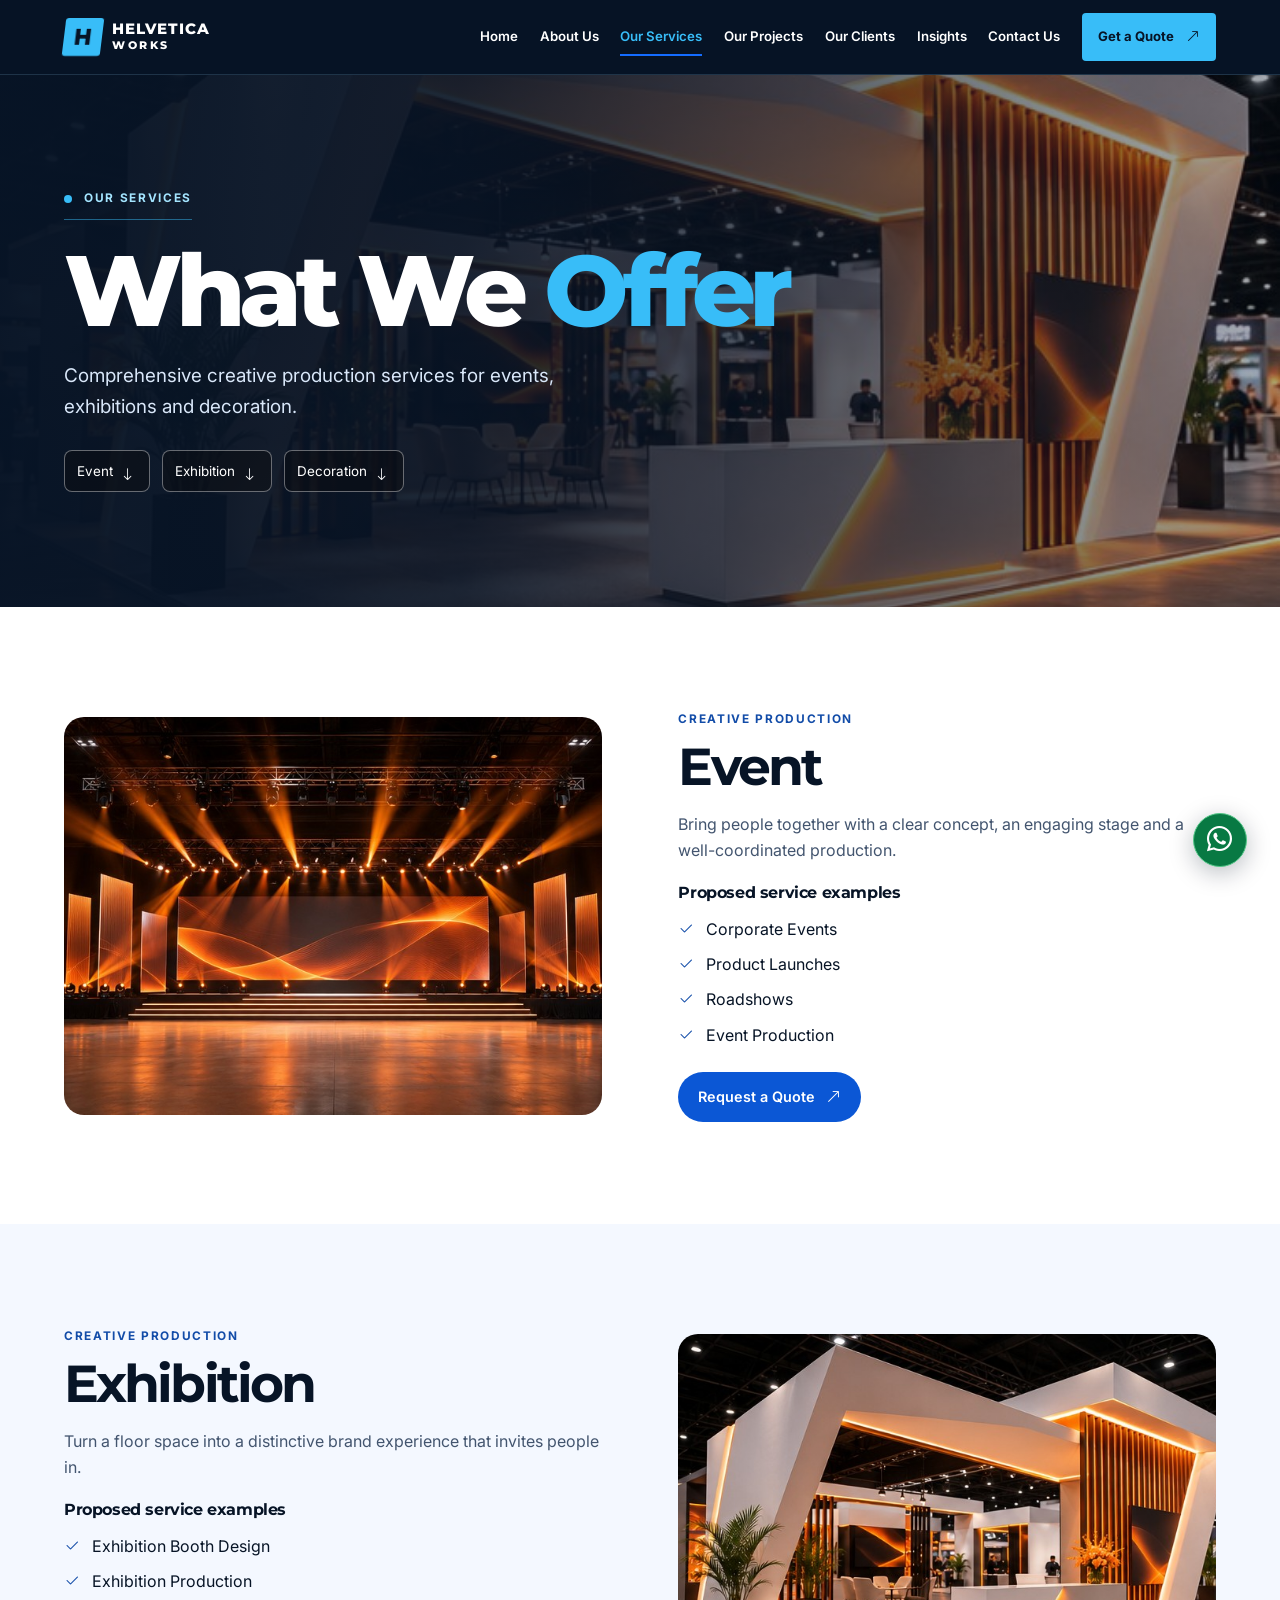
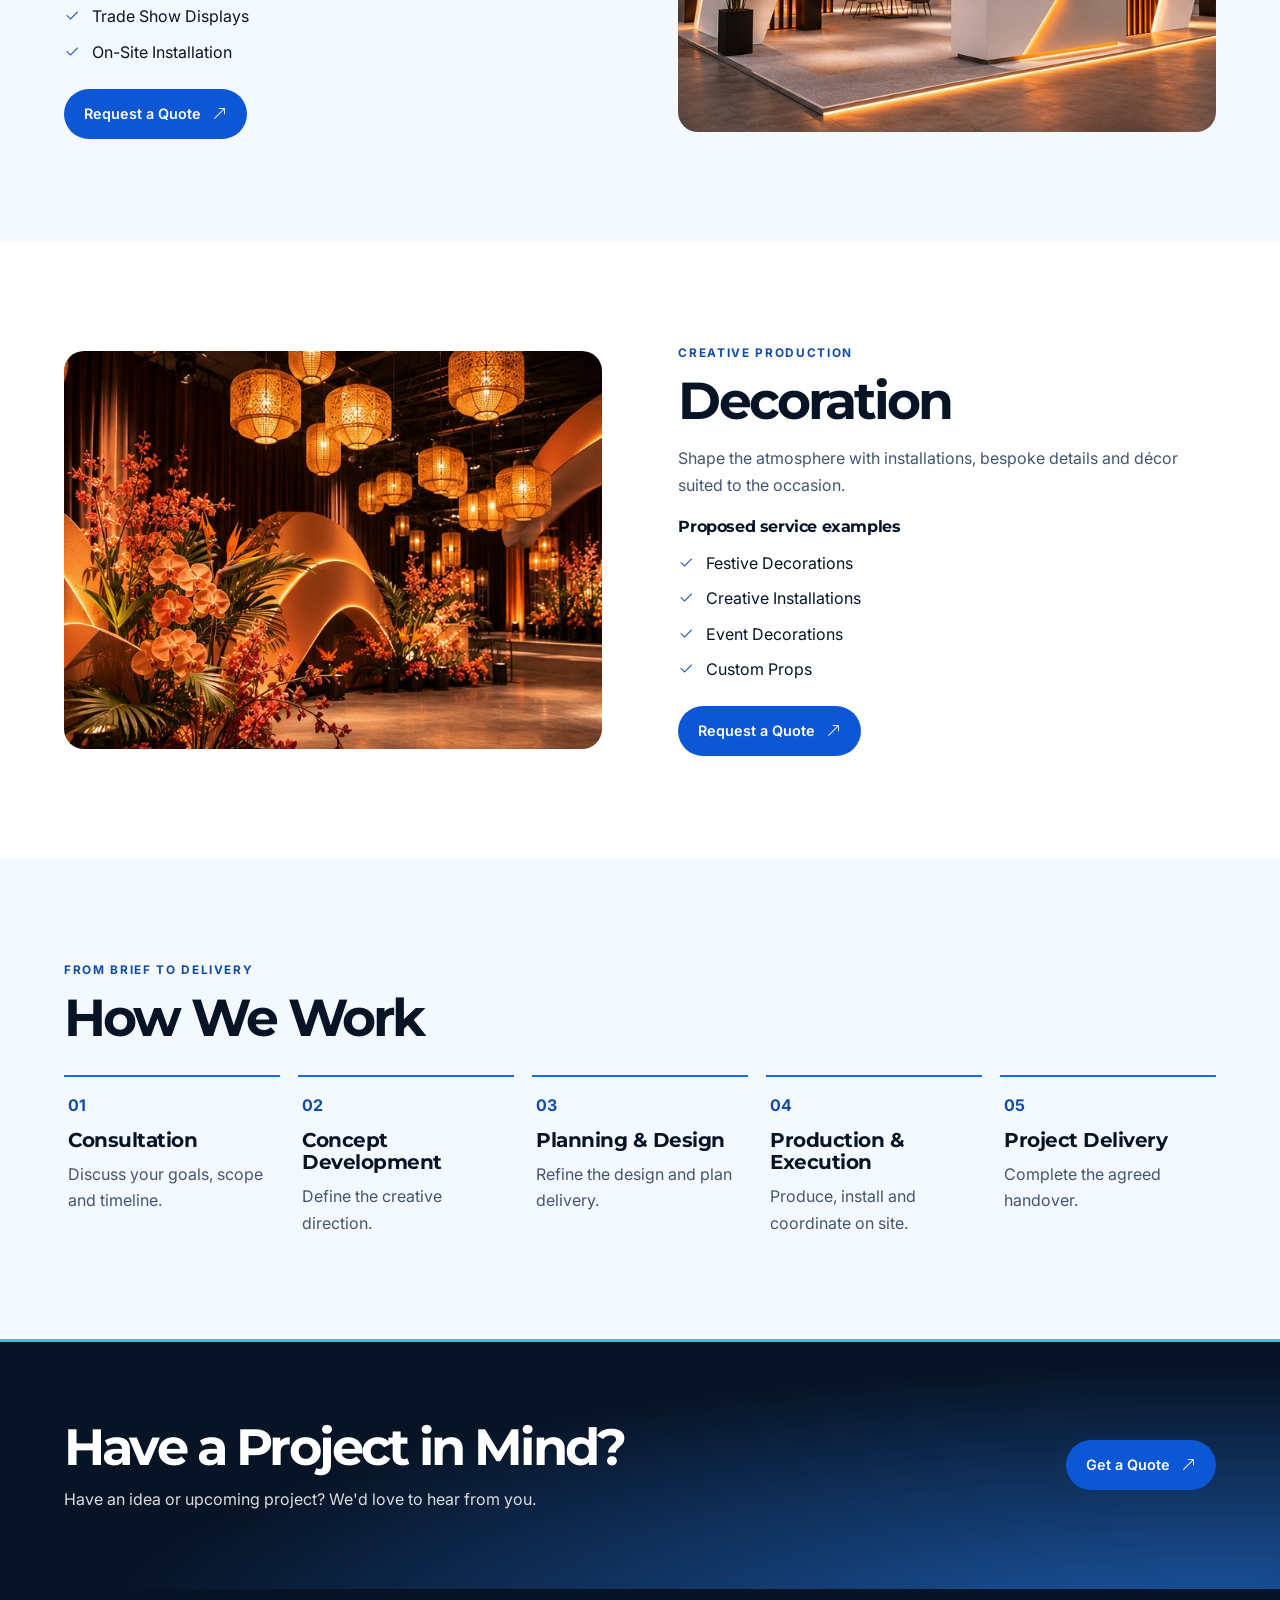
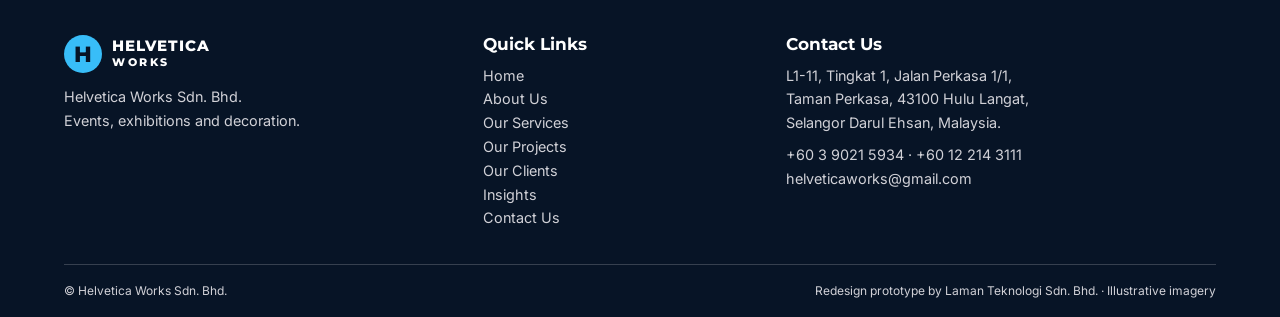
<file: services.html>
<!doctype html>
<html lang="en-MY">
<head>
  <meta charset="utf-8">
  <meta name="viewport" content="width=device-width, initial-scale=1">
  <meta name="description" content="Explore proposed event production, exhibition and decoration offerings from Helvetica Works.">
  <meta name="theme-color" content="#071426">
  <title>Our Services | Helvetica Works</title>
  <link rel="preconnect" href="https://fonts.googleapis.com">
  <link rel="preconnect" href="https://fonts.gstatic.com" crossorigin>
  <link href="https://fonts.googleapis.com/css2?family=Inter:wght@400;500;600;700&family=Montserrat:wght@600;700;800&display=swap" rel="stylesheet">
  <link rel="stylesheet" href="css/style.css">
  <link rel="stylesheet" href="https://cdn.jsdelivr.net/npm/bootstrap-icons@1.13.1/font/bootstrap-icons.min.css">
  <script src="js/main.js" defer></script>
</head>
<body class="show-site">
<a class="skip" href="#main">Skip to content</a>
<header class="header">
  <div class="reading-progress" aria-hidden="true"></div>
  <div class="wrap nav-row">
    <a class="brand" href="index.html" aria-label="Helvetica Works home"><span class="mark" aria-hidden="true">H</span><span>HELVETICA<span class="brand-sub">WORKS</span></span></a>
    <button class="menu-toggle" aria-controls="navigation" aria-expanded="false" aria-label="Open navigation"><i class="bi bi-list" aria-hidden="true"></i></button>
    <nav id="navigation" aria-label="Main navigation">
      <a href="index.html">Home</a>
      <a href="about.html">About Us</a>
      <a href="services.html" aria-current="page">Our Services</a>
      <a href="projects.html">Our Projects</a>
      <a href="clients.html">Our Clients</a>
      <a href="insights.html">Insights</a>
      <a href="contact.html">Contact Us</a>
      <a class="button primary" href="contact.html#enquiry">Get a Quote<i class="bi bi-arrow-up-right" aria-hidden="true"></i></a>
    </nav>
  </div>
</header>
<main id="main">

<section class="hero services-hero">
  
  <div class="wrap hero-content">
    <p class="eyebrow">Our Services</p>
    <h1>What We <em>Offer</em></h1>
    <p class="hero-description">Comprehensive creative production services for events, exhibitions and decoration.</p>
    <div class="service-nav"><a href="#event">Event <i class="bi bi-arrow-down" aria-hidden="true"></i></a><a href="#exhibition">Exhibition <i class="bi bi-arrow-down" aria-hidden="true"></i></a><a href="#decoration">Decoration <i class="bi bi-arrow-down" aria-hidden="true"></i></a></div>
  </div>
  
</section>
<section class="section " id="event"><div class="wrap split">
  <figure><img src="assets/images/event.jpg" alt="Amber lighting across a corporate event stage" width="840" height="560" loading="lazy"></figure>
  <div><div class="section-heading"><p class="eyebrow">Creative Production</p><h2>Event</h2></div><p>Bring people together with a clear concept, an engaging stage and a well-coordinated production.</p><h3 class="offering-title">Proposed service examples</h3><ul class="offerings"><li><i class="bi bi-check2" aria-hidden="true"></i>Corporate Events</li><li><i class="bi bi-check2" aria-hidden="true"></i>Product Launches</li><li><i class="bi bi-check2" aria-hidden="true"></i>Roadshows</li><li><i class="bi bi-check2" aria-hidden="true"></i>Event Production</li></ul><a class="button primary" href="contact.html?service=Event#enquiry">Request a Quote<i class="bi bi-arrow-up-right" aria-hidden="true"></i></a></div>
</div></section><section class="section tint reverse" id="exhibition"><div class="wrap split">
  <figure><img src="assets/images/exhibition.jpg" alt="Contemporary exhibition booth with illuminated displays" width="840" height="560" loading="lazy"></figure>
  <div><div class="section-heading"><p class="eyebrow">Creative Production</p><h2>Exhibition</h2></div><p>Turn a floor space into a distinctive brand experience that invites people in.</p><h3 class="offering-title">Proposed service examples</h3><ul class="offerings"><li><i class="bi bi-check2" aria-hidden="true"></i>Exhibition Booth Design</li><li><i class="bi bi-check2" aria-hidden="true"></i>Exhibition Production</li><li><i class="bi bi-check2" aria-hidden="true"></i>Trade Show Displays</li><li><i class="bi bi-check2" aria-hidden="true"></i>On-Site Installation</li></ul><a class="button primary" href="contact.html?service=Exhibition#enquiry">Request a Quote<i class="bi bi-arrow-up-right" aria-hidden="true"></i></a></div>
</div></section><section class="section " id="decoration"><div class="wrap split">
  <figure><img src="assets/images/decoration.jpg" alt="Festive installation with amber lanterns and sculptural floral details" width="840" height="560" loading="lazy"></figure>
  <div><div class="section-heading"><p class="eyebrow">Creative Production</p><h2>Decoration</h2></div><p>Shape the atmosphere with installations, bespoke details and décor suited to the occasion.</p><h3 class="offering-title">Proposed service examples</h3><ul class="offerings"><li><i class="bi bi-check2" aria-hidden="true"></i>Festive Decorations</li><li><i class="bi bi-check2" aria-hidden="true"></i>Creative Installations</li><li><i class="bi bi-check2" aria-hidden="true"></i>Event Decorations</li><li><i class="bi bi-check2" aria-hidden="true"></i>Custom Props</li></ul><a class="button primary" href="contact.html?service=Decoration#enquiry">Request a Quote<i class="bi bi-arrow-up-right" aria-hidden="true"></i></a></div>
</div></section>
<section class="section tint"><div class="wrap"><div class="section-heading"><p class="eyebrow">From Brief to Delivery</p><h2>How We Work</h2></div>
  <ol class="process"><li><h3>Consultation</h3><p>Discuss your goals, scope and timeline.</p></li><li><h3>Concept Development</h3><p>Define the creative direction.</p></li><li><h3>Planning &amp; Design</h3><p>Refine the design and plan delivery.</p></li><li><h3>Production &amp; Execution</h3><p>Produce, install and coordinate on site.</p></li><li><h3>Project Delivery</h3><p>Complete the agreed handover.</p></li></ol>
</div></section>
<section class="cta"><div class="wrap cta-inner"><div><h2>Have a Project in Mind?</h2><p>Have an idea or upcoming project? We'd love to hear from you.</p></div><a class="button primary" href="contact.html#enquiry">Get a Quote<i class="bi bi-arrow-up-right" aria-hidden="true"></i></a></div></section>
</main>
<footer class="footer" id="contact">
  <div class="wrap">
    <div class="footer-grid">
      <div><a class="brand" href="index.html" aria-label="Helvetica Works home"><span class="mark" aria-hidden="true">H</span><span>HELVETICA<span class="brand-sub">WORKS</span></span></a><p>Helvetica Works Sdn. Bhd.<br>Events, exhibitions and decoration.</p></div>
      <div><h2>Quick Links</h2><ul><li><a href="index.html">Home</a></li><li><a href="about.html">About Us</a></li><li><a href="services.html">Our Services</a></li><li><a href="projects.html">Our Projects</a></li><li><a href="clients.html">Our Clients</a></li><li><a href="insights.html">Insights</a></li><li><a href="contact.html">Contact Us</a></li></ul></div>
      <div><h2>Contact Us</h2><address>L1-11, Tingkat 1, Jalan Perkasa 1/1,<br>Taman Perkasa, 43100 Hulu Langat,<br>Selangor Darul Ehsan, Malaysia.</address><ul><li><a href="tel:+60390215934">+60 3 9021 5934</a> · <a href="tel:+60122143111">+60 12 214 3111</a></li><li><a href="mailto:helveticaworks@gmail.com?subject=Project%20enquiry">helveticaworks@gmail.com</a></li></ul></div>
    </div>
    <div class="footer-base"><span>© Helvetica Works Sdn. Bhd.</span><span>Redesign prototype by Laman Teknologi Sdn. Bhd. · Illustrative imagery</span></div>
  </div>
</footer>
<a class="whatsapp-float" href="https://wa.me/60122143111" aria-label="Chat with Helvetica Works on WhatsApp">
  <i class="bi bi-whatsapp" aria-hidden="true"></i>
</a>
</body>
</html>
</file>
<file: css/style.css>
:root {
  --blue: #146cff; --blue-hover: #0b57d5; --ink: #0d0d0f; --charcoal: #19191d;
  --white: #fff; --off-white: #f7f7f8; --grey: #6b7280; --border: #e5e7eb;
  --heading: Montserrat, Arial, sans-serif; --body: Inter, Arial, sans-serif;
  --header-height: 76px; --radius: 16px;
}
*, *::before, *::after { box-sizing: border-box; }
html { scroll-behavior: smooth; scroll-padding-top: calc(var(--header-height) + 12px); }
body { margin: 0; color: var(--ink); font: 1rem/1.65 var(--body); }
img { display: block; width: 100%; height: auto; object-fit: cover; background: #282327; }
a { color: inherit; text-decoration: none; }
button, summary { cursor: pointer; }
button { font: inherit; }
[hidden] { display: none !important; }
:focus-visible { outline: 3px solid #2986ff; outline-offset: 5px; }
h1, h2, h3, p, figure { margin: 0; }
h1, h2, h3 { font-family: var(--heading); line-height: 1.12; }
h1 { font-size: clamp(2.55rem, 6.2vw, 6.25rem); font-weight: 800; letter-spacing: -.065em; }
h2 { font-size: clamp(2rem, 4.1vw, 3.6rem); font-weight: 700; letter-spacing: -.055em; }
h3 { font-size: 1.25rem; font-weight: 700; letter-spacing: -.025em; }
p, address { overflow-wrap: break-word; }
.wrap { width: min(1232px, calc(100% - clamp(36px, 10vw, 144px))); margin-inline: auto; }
.skip { position: fixed; top: 12px; left: 12px; padding: 10px 16px; background: white; color: black; z-index: 5; transform: translateY(-150%); }
.skip:focus { transform: none; }
.header { position: fixed; z-index: 3; inset: 0 0 auto; color: white; transition: background .2s; background: linear-gradient(#0d0d0f9e, transparent); }
.header.scrolled, .header.menu-open { background: var(--ink); box-shadow: 0 1px 0 #ffffff1a; }
.nav-row { display: flex; align-items: center; justify-content: space-between; min-height: var(--header-height); gap: 24px; }
.brand { display: inline-flex; gap: 10px; align-items: center; flex-shrink: 0; font: 800 .92rem/1.02 var(--heading); letter-spacing: .035em; }
.brand-sub { display: block; margin-top: 4px; font-size: .66rem; letter-spacing: .24em; }
.mark { display: grid; place-items: center; width: 38px; aspect-ratio: 1; border-radius: 7px; background: var(--blue); color: var(--ink); font: 800 1.4rem var(--heading); }
#navigation { display: flex; align-items: center; gap: clamp(12px, 1.7vw, 28px); }
#navigation > a:not(.button) { font-size: .83rem; white-space: nowrap; padding-block: 8px; }
#navigation > a:hover, #navigation > a[aria-current] { box-shadow: inset 0 -2px var(--blue); }
#navigation > a.button { padding: 10px 15px; font-size: .82rem; box-shadow: none; }
.menu-toggle { display: none; }
.button { display: inline-flex; width: fit-content; align-items: center; justify-content: center; gap: 10px; min-height: 46px; padding: 12px 18px; border: 1px solid transparent; border-radius: 8px; font-size: .9rem; font-weight: 600; transition: background .2s, border-color .2s; }
.button .bi, .text-link .bi, .service-nav .bi, .hero-meta .bi { width: 16px; height: 16px; flex-shrink: 0; }
.primary { color: var(--ink); background: var(--blue); }
.primary:hover { background: var(--blue-hover); }
.outline { color: white; border-color: #ffffff75; background: #0d0d0f55; }
.outline:hover { background: #ffffff20; border-color: white; }
.hero { display: grid; align-items: center; isolation: isolate; position: relative; overflow: hidden; color: white; min-height: 520px; padding-block: calc(var(--header-height) + 60px) 80px; background: #201818 var(--hero-image) center / cover no-repeat; }
.hero::after { position: absolute; z-index: -1; inset: 0; content: ""; background: linear-gradient(90deg,#0d0d0ff5 1%,#0d0d0fcd 35%,#0d0d0f52 100%), linear-gradient(0deg,#0d0d0f93,transparent 35%); }

.about-hero { --hero-image: url("../assets/images/team.jpg"); }
.services-hero { --hero-image: url("../assets/images/exhibition.jpg"); }
.hero video { position: absolute; inset: 0; z-index: -2; width: 100%; height: 100%; object-fit: cover; }
.hero-content { position: relative; }
.hero h1 { max-width: 14ch; }
.about-hero h1 { max-width: 19ch; font-size: clamp(2.4rem, 5.9vw, 5.4rem); }
.hero h1 em { font-style: normal; color: var(--blue); }
.eyebrow { color: #124ca8; font-size: .74rem; font-weight: 700; letter-spacing: .14em; text-transform: uppercase; }
.hero .eyebrow, .project-section .eyebrow { color: #38bdf8; }
.hero .eyebrow { display: flex; align-items: center; gap: 12px; margin-bottom: 21px; }
.hero .eyebrow::before { content: ""; background: var(--blue); width: 24px; height: 2px; flex: none; }
.hero-description { max-width: 54ch; margin-top: 20px; color: #f0eeef; font-size: clamp(1rem, 1.65vw, 1.18rem); }
.hero-actions, .service-nav { display: flex; gap: 12px; flex-wrap: wrap; margin-top: 28px; }
.service-nav a, .hero-meta a, .hero-meta button { display: inline-flex; align-items: center; gap: 8px; color: white; font-size: .84rem; border: 1px solid #ffffff60; border-radius: 8px; padding: 9px 12px; background: #0d0d0f75; }
.service-nav a:hover, .hero-meta a:hover, .hero-meta button:hover { border-color: var(--blue); }
.hero-meta { position: absolute; inset: auto 0 22px; display: flex; justify-content: space-between; gap: 8px; }
.section { padding-block: clamp(56px, 8vw, 108px); }
.tint { background: var(--off-white); }
.section-heading { margin-bottom: 28px; }
.section-heading h2 { margin-top: 8px; }
.section-heading p:not(.eyebrow) { margin-top: 12px; max-width: 64ch; }
.section p:not(.eyebrow) { color: #535863; }
.card-grid, .feature-grid, .two-grid { display: grid; gap: clamp(14px, 2vw, 26px); }
.card-grid { grid-template-columns: repeat(3, minmax(0, 1fr)); }
.feature-grid { grid-template-columns: repeat(4, minmax(0, 1fr)); }
.two-grid { grid-template-columns: repeat(2, minmax(0, 1fr)); }
.card, .project-card, .statement, .feature-grid article { min-width: 0; overflow: hidden; border: 1px solid var(--border); border-radius: var(--radius); background: white; }
.card, .project-card { transition: transform .2s, box-shadow .2s; }
.card:hover, .project-card:hover { transform: translateY(-4px); box-shadow: 0 16px 30px #0d0d0f13; }
.card img, .project-card img { aspect-ratio: 1.65; }
.card-body, .statement, .feature-grid article { padding: clamp(18px, 2.45vw, 30px); }
.card-body > .bi, .statement > .bi, .feature-grid article > .bi { color: #124ca8; width: 26px; height: 26px; margin-bottom: 12px; }
.card-body h3 + p, .statement p, .feature-grid article p, .process p { margin-top: 10px; }
.card-body .eyebrow { margin-bottom: 8px; }
.text-link, summary { color: #124ca8; font-size: .9rem; font-weight: 700; }
.text-link { display: inline-flex; align-items: center; gap: 6px; margin-top: 16px; }
summary { margin-top: 14px; }
details p { margin-top: 8px; }
.project-section { background: var(--charcoal); color: white; }
.project-section .project-card { background: #242428; border-color: #ffffff25; }
.project-section p:not(.eyebrow) { color: #d2d2d8; }
.project-section summary { color: #38bdf8; }
.split { display: grid; grid-template-columns: repeat(2, minmax(0, 1fr)); align-items: center; gap: clamp(24px, 6vw, 84px); }
.split img { aspect-ratio: 1.35; border-radius: var(--radius); }
.split p + p { margin-top: 14px; }
.split .section-heading { margin-bottom: 15px; }
figcaption { color: #535863; font-size: .8rem; margin-top: 8px; }
.reverse figure { order: 1; }
.offering-title { font-size: 1rem; margin-top: 20px; }
.offerings { display: grid; gap: 9px; list-style: none; padding: 0; margin: 14px 0 24px; }
.offerings li { display: flex; align-items: center; gap: 10px; }
.offerings .bi { color: #124ca8; width: 18px; flex: none; }
.process { padding: 0; margin: 0; list-style: none; counter-reset: step; display: grid; grid-template-columns: repeat(5, minmax(0, 1fr)); gap: 18px; }
.process li { counter-increment: step; border-top: 2px solid var(--blue); padding: 15px 4px 0; }
.process li::before { content: counter(step, decimal-leading-zero); display: block; color: #124ca8; font-weight: 700; margin-bottom: 10px; }
.cta { color: white; background: radial-gradient(ellipse at 95% 120%, #703015, transparent 60%), var(--charcoal); border-top: 3px solid var(--blue); }
.cta-inner { display: flex; align-items: center; justify-content: space-between; gap: 24px; padding-block: clamp(44px, 6vw, 80px); }
.cta h2 { font-size: clamp(1.85rem, 4vw, 3.5rem); }
.cta p { margin-top: 10px; color: #ddd; }
.cta .button { flex-shrink: 0; }
.footer { background: var(--ink); color: #d1d1d7; padding-top: 46px; }
.footer-grid { display: grid; grid-template-columns: 1.15fr .8fr 1.3fr; gap: 20px 38px; padding-bottom: 34px; font-size: .9rem; }
.footer-grid h2 { font-size: 1.05rem; letter-spacing: 0; margin-bottom: 10px; }
.footer .brand, .footer h2 { color: white; }
.footer .brand { margin-bottom: 12px; }
.footer address { font-style: normal; }
.footer ul { padding: 0; margin: 8px 0 0; list-style: none; }
.footer a:not(.brand):hover { text-decoration: underline; text-decoration-color: var(--blue); text-underline-offset: 4px; }
.footer-base { border-top: 1px solid #ffffff30; padding-block: 16px; display: flex; justify-content: space-between; gap: 10px; font-size: .75rem; }
@media (max-width: 1080px) {
  :root { --header-height: 64px; }
  .menu-toggle { display: grid; place-items: center; width: 44px; height: 44px; border: 1px solid #ffffff60; border-radius: 8px; color: white; background: var(--ink); font-size: 1.25rem; }
  #navigation { display: none; position: absolute; top: 100%; inset-inline: 0; background: var(--ink); padding: 10px 5vw 22px; flex-direction: column; align-items: stretch; gap: 4px; max-height: calc(100dvh - var(--header-height)); overflow: auto; }
  .menu-open #navigation { display: flex; }
  #navigation > a:not(.button) { padding: 9px 3px; }
  #navigation .button { margin-top: 8px; }
  .feature-grid, .process { grid-template-columns: repeat(2, minmax(0, 1fr)); }
}
@media (max-width: 650px) {
  .card-grid, .split, .two-grid, .footer-grid { grid-template-columns: minmax(0, 1fr); }
  .hero { min-height: 460px; }
  .hero h1 { overflow-wrap: anywhere; }
  .reverse figure { order: 0; }
  .cta-inner, .footer-base { align-items: flex-start; flex-direction: column; }
}
@media (max-width: 350px) {
  h1 { font-size: 2.25rem; }
  .feature-grid, .process { grid-template-columns: 1fr; }
}
@media (prefers-reduced-motion: reduce) {
  *, *::before, *::after { scroll-behavior: auto !important; transition: none !important; }
}



:root {
  --navy: #071426;
  --cyan: #38bdf8;
  --ice: #f4f8ff;
  --white: #ffffff;
  --ink: var(--navy);
  --charcoal: #112846;
  --off-white: var(--ice);
  --border: #dce7f6;
  --link: #124ca8;
  --header-height: 74px;
  --radius: 20px;
}
body { background: var(--white); }
:focus-visible { outline-color: var(--blue); }
.header, .header.scrolled, .header.menu-open { color: var(--navy); background: var(--white); border-bottom: 1px solid var(--border); }
.header.scrolled { box-shadow: 0 8px 25px #07142614; }
.brand { letter-spacing: .065em; }
.mark { background: var(--navy); color: var(--white); border-radius: 50%; }
.header .brand:hover .mark { background: var(--blue); }
#navigation > a:not(.button) { font-weight: 600; }
#navigation > a[aria-current] { color: var(--link); }
#navigation > a:hover, #navigation > a[aria-current] { box-shadow: inset 0 -2px var(--blue); }
#navigation > a.button { box-shadow: none; }
.button { border-radius: 999px; min-height: 48px; padding-inline: 19px; }
.primary { color: var(--white); background: #0b57d5; }
.primary:hover { background: #0849b6; }
.outline { border-color: #a9c8f578; background: #07142666; }
.hero { margin-top: var(--header-height); padding-block: clamp(65px, 9vw, 128px); min-height: 420px; background-color: var(--navy); }
.hero::after { background: linear-gradient(90deg,#071426fa 0%,#071426e8 36%,#07142656 100%); }
.hero h1 { letter-spacing: -.064em; }
.hero h1 em { color: var(--cyan); }
.hero .eyebrow { color: #a4e5ff; }
.hero .eyebrow::before { background: var(--cyan); width: 8px; height: 8px; border-radius: 50%; }
.home-hero {
  min-height: auto;
  padding-block: clamp(45px, 6vw, 94px) 0;
  background: radial-gradient(ellipse at 88% 30%, #102f5b, transparent 64%), var(--navy);
}
.home-hero::after { display: none; }
.home-hero h1 { max-width: 11ch; font-size: clamp(2.75rem, 5.7vw, 5.75rem); }
.home-hero h1 em { display: block; }
.hero-description { max-width: 47ch; color: #d9e7f9; }
.hero-visual { position: relative; overflow: hidden; aspect-ratio: 1.25; border: 1px solid #8edaff55; border-radius: 28px; box-shadow: 0 22px 64px #020d2070; }
.hero-visual img { width: 100%; height: 100%; background: #112846; }
.hero-visual video { z-index: 0; }
.hero-visual button { position: absolute; right: 14px; bottom: 14px; color: var(--white); background: #071426ed; border: 1px solid #cce7ff88; border-radius: 999px; padding: 8px 13px; min-height: 44px; font-size: .84rem; }
.projects-hero, .contact-hero { --hero-image: url("../assets/images/blue-stage.jpg"); }
.insights-hero { --hero-image: url("../assets/images/team.jpg"); }
.about-hero, .services-hero, .projects-hero, .contact-hero, .insights-hero { background-position: center 53%; }
.section-heading h2 { color: inherit; }
.eyebrow, .text-link, summary { color: var(--link); }
.section p:not(.eyebrow) { color: #43556f; }
.card, .statement, .feature-grid article, .project-section .project-card { background: var(--white); border: 1px solid var(--border); }
.card img, .project-card img { aspect-ratio: 1.5; }
.card-body > .bi, .statement > .bi, .feature-grid article > .bi { color: var(--link); background: #e9f3ff; border-radius: 12px; padding: 9px; width: 43px; height: 43px; }
.card:hover, .project-card:hover { box-shadow: 0 17px 34px #11346718; }
#what-we-do .card-grid { grid-template-columns: minmax(0, 1.15fr) minmax(0, 1fr); }
#what-we-do .card { display: grid; grid-template-columns: minmax(0, .8fr) minmax(0, 1fr); }
#what-we-do .card:first-child { grid-row: span 2; display: flex; flex-direction: column; background: var(--navy); color: var(--white); border-color: var(--navy); }
#what-we-do .card:first-child p { color: #d7e7fa; }
#what-we-do .card:first-child .text-link { color: var(--cyan); }
#what-we-do .card:first-child img { aspect-ratio: 1.65; height: auto; }
#what-we-do .card img { height: 100%; min-height: 160px; }
.feature-grid article { box-shadow: 0 9px 25px #0c326509; }
.project-section { color: var(--navy); background: var(--ice); }
.project-section .eyebrow, .project-section summary { color: var(--link); }
.project-section p:not(.eyebrow) { color: #43556f; }
.project-section .outline { color: var(--link); background: transparent; border-color: #6692d0; }
.project-section .outline:hover { background: #e5efff; }
.project-card:target, .card:has(:target) { outline: 2px solid var(--blue); outline-offset: 4px; }
.project-filters { display: flex; flex-wrap: wrap; gap: 8px; margin-bottom: 24px; }
.project-filters button { min-height: 44px; padding: 8px 16px; border: 1px solid #9db6d8; border-radius: 999px; background: var(--white); color: var(--link); }
.project-filters button:hover { border-color: var(--blue); }
.project-filters button[aria-pressed="true"] { color: var(--white); background: #0b57d5; border-color: #0b57d5; }
.section-action { margin-top: 24px; }
.offerings .bi, .process li::before { color: var(--link); }
.process li { border-color: var(--blue); }
.cta { background: radial-gradient(ellipse at 95% 120%, #1c5aab, transparent 65%), var(--navy); border-color: var(--cyan); }
.footer a:not(.brand):hover { text-decoration-color: var(--cyan); }
.footer .mark { background: var(--cyan); color: var(--navy); }
.about-method { background: var(--navy); color: var(--white); }
.about-method .eyebrow, .about-method li::before { color: var(--cyan); }
.about-method p:not(.eyebrow) { color: #d9e7f9; }
.contact-section .split { align-items: start; }
.enquiry-form { display: grid; gap: 16px; padding: clamp(20px, 4vw, 36px); border: 1px solid var(--border); border-radius: var(--radius); background: var(--ice); }
.enquiry-form label, .insights-search label { display: grid; gap: 5px; font-size: .9rem; font-weight: 600; }
.form-row { display: grid; gap: 14px; grid-template-columns: repeat(2, minmax(0, 1fr)); }
.enquiry-form input, .enquiry-form select, .enquiry-form textarea, .insights-search input { width: 100%; min-width: 0; min-height: 44px; padding: 10px 12px; border: 1px solid #8fa6c7; border-radius: 8px; background: var(--white); color: var(--navy); font: inherit; }
.enquiry-form textarea { resize: vertical; }
.enquiry-form p, .search-count { font-size: .86rem; }
.contact-links { display: grid; gap: 10px; list-style: none; padding: 0; margin: 24px 0 0; }
.contact-links a { display: inline-flex; min-height: 44px; align-items: center; gap: 9px; overflow-wrap: anywhere; color: var(--link); font-weight: 600; }
.contact-links .bi { width: 18px; flex: none; }
.insights-search { max-width: 30rem; margin-bottom: 24px; }
.search-count { margin-top: 6px; }
details p + p { margin-top: 11px; }

@media (prefers-reduced-motion: no-preference) {
  .hero-content { animation: enter .5s ease-out both; }
  .hero-visual { animation: enter .65s .08s ease-out both; }
  @keyframes enter {
    from { opacity: 0; transform: translateY(12px); }
    to { opacity: 1; transform: translateY(0); }
  }
}
@media (max-width: 1080px) {
  :root { --header-height: 66px; }
  .menu-toggle, #navigation { background: var(--white); color: var(--navy); border-color: var(--border); }
  #navigation { border-bottom: 1px solid var(--border); }
  #navigation > a:not(.button) { min-height: 44px; }
}
@media (max-width: 760px) {
  .home-hero h1 { max-width: 15ch; font-size: clamp(2.6rem, 9vw, 4.65rem); }
  #what-we-do .card-grid { grid-template-columns: minmax(0, 1fr); }
  #what-we-do .card:first-child { grid-row: auto; display: grid; }
  .hero-visual { max-height: 480px; }
}
@media (max-width: 480px) {
  .hero { min-height: auto; }
  .hero-visual { border-radius: 17px; }
  #what-we-do .card, #what-we-do .card:first-child, .form-row { display: grid; grid-template-columns: minmax(0, 1fr); }
  #what-we-do .card img { height: auto; aspect-ratio: 1.65; }
}


/* Show opening and featured work */
.show-site { background: var(--navy); }
.show-site .header, .show-site .header.scrolled, .show-site .header.menu-open {
  color: var(--white);
  background: #071426f5;
  border-color: #9ddaff29;
}
.show-site .header .mark { color: var(--navy); background: var(--cyan); border-radius: 3px; transform: skew(-7deg); }
.show-site #navigation > a[aria-current] { color: var(--cyan); }
.show-site .header .button, .show-opening .primary {
  color: var(--navy);
  background: var(--cyan);
  border-radius: 4px;
  font-weight: 700;
}
.show-site .header .button:hover, .show-opening .primary:hover { background: #a0e6ff; }
.reading-progress { position: absolute; inset: auto 0 -1px; height: 2px; background: var(--cyan); transform: scaleX(0); transform-origin: left; pointer-events: none; }
.show-site main > .section { background-color: var(--white); }
.show-site main > .tint { background-color: var(--ice); }
.show-site main > .about-method, .show-site main > .show-work { background-color: var(--navy); }
.show-home main > #what-we-do {
  background-image: linear-gradient(#146cff0c 1px, transparent 1px), linear-gradient(90deg, #146cff0c 1px, transparent 1px);
  background-size: 44px 44px;
}
.show-opening {
  min-height: clamp(650px, calc(94svh - var(--header-height)), 1000px);
  display: grid;
  align-items: end;
  padding-block: 44px clamp(58px, 9vw, 148px);
}
.show-opening .hero-content { margin-inline: auto; z-index: 1; animation: none; }
.show-opening .hero-visual {
  position: absolute;
  z-index: -1;
  inset: 0;
  width: 100%;
  max-height: none;
  aspect-ratio: auto;
  border: 0;
  border-radius: 0;
  animation: none;
}
.show-opening .hero-visual::after {
  content: "";
  position: absolute;
  inset: 0;
  background: linear-gradient(90deg,#061020e8 0%,#071426a6 42%,#0714260d 90%), linear-gradient(0deg,#071426 0%,#07142619 46%);
  pointer-events: none;
}
.show-opening .hero-visual img, .show-opening video { object-position: center 53%; }
.show-opening .hero-visual button { z-index: 2; bottom: 18px; }
.show-opening h1 {
  max-width: none;
  font-size: clamp(3.55rem, 10vw, 10rem);
  line-height: .88;
  letter-spacing: -.075em;
  font-weight: 800;
}
.show-opening h1 span, .show-opening h1 em { display: block; width: fit-content; }
.show-opening h1 em { margin-top: .075em; color: var(--cyan); }
.show-opening .eyebrow { width: fit-content; background: #071426cc; border: 1px solid #38bdf879; padding: 7px 11px; margin-bottom: 24px; }
.show-opening .hero-description { margin-top: 24px; color: #edf7ff; }
.show-opening .outline { border-radius: 4px; }
.show-work { color: var(--white); padding-block: clamp(56px, 8vw, 100px); }
.work-heading { display: flex; flex-wrap: wrap; align-items: baseline; justify-content: space-between; gap: 10px 24px; margin-bottom: 22px; }
.work-heading h2 { font-size: clamp(2.8rem, 7.5vw, 7rem); }
.show-work .eyebrow, .show-work .text-link { color: var(--cyan); }
.work-controls { display: flex; flex-wrap: wrap; gap: 4px 18px; margin-bottom: 18px; }
.work-controls button { min-height: 44px; padding: 8px 4px; background: none; border: 0; border-bottom: 2px solid transparent; color: #c0d3ec; font-weight: 600; }
.work-controls button:hover, .work-controls button[aria-pressed="true"] { color: var(--cyan); border-color: var(--cyan); }
.work-stage { display: grid; gap: 20px; }
.work-frame { position: relative; isolation: isolate; display: grid; align-items: end; min-height: clamp(350px, 47vw, 570px); overflow: hidden; border: 1px solid #9ddaff44; border-radius: 6px; }
.work-frame::after { content: ""; position: absolute; inset: 0; z-index: -1; background: linear-gradient(0deg,#071426f9,transparent 85%), linear-gradient(90deg,#07142678,transparent 75%); }
.work-frame img { position: absolute; inset: 0; z-index: -2; width: 100%; height: 100%; object-position: center 54%; }
.work-caption { padding: clamp(20px, 4.5vw, 60px); }
.work-caption h3 { font-size: clamp(1.9rem, 4.8vw, 4rem); max-width: 16ch; margin-block: 8px 20px; }
.work-caption .outline { color: var(--white); border-color: #b1d9f6; background: #07142696; }
.work-caption .outline:hover { background: #173b60; }
.show-site:not(.show-home) .hero h1 { max-width: 15ch; font-size: clamp(2.85rem, 7.8vw, 8rem); line-height: .99; }
.show-site:not(.show-home) .hero .eyebrow { border-bottom: 1px solid #38bdf879; padding-bottom: 10px; width: fit-content; }
@media (max-width: 1080px) {
  .show-site .menu-toggle, .show-site #navigation { color: var(--white); background: var(--navy); border-color: #9ddaff44; }
}
@media (max-width: 650px) {
  .show-opening { min-height: max(570px, calc(94svh - var(--header-height))); padding-bottom: 74px; }
  .show-opening h1 { font-size: clamp(2.75rem, 12.5vw, 5rem); }
  .show-opening .hero-visual img, .show-opening video { object-position: 61% center; }
  .show-opening .hero-visual::after { background: linear-gradient(0deg,#071426 0%,#071426b0 43%,#07142626 85%); }
}
@media (prefers-reduced-motion: no-preference) {
  .show-opening .hero-visual img { animation: stage-arrival 1.35s cubic-bezier(.16,1,.3,1) both; }
  .show-opening h1 span { animation: headline-arrival .72s .07s cubic-bezier(.16,1,.3,1) both; }
  .show-opening h1 em { animation: headline-arrival .85s .19s cubic-bezier(.16,1,.3,1) both; }
  .show-opening .eyebrow, .show-opening .hero-description, .show-opening .hero-actions { animation: enter .55s .28s ease-out both; }
  .work-frame.is-current .work-caption { animation: enter .38s ease-out both; }
  .work-frame.is-current img { animation: stage-arrival .55s ease-out both; }
  .section-heading.arrived { animation: enter .5s ease-out both; }
  @keyframes stage-arrival {
    from { transform: scale(1.065); opacity: .52; }
    to { transform: scale(1); opacity: 1; }
  }
  @keyframes headline-arrival {
    from { clip-path: inset(100% 0 0); transform: translateY(19px); }
    to { clip-path: inset(-10% -10% -10% -10%); transform: translateY(0); }
  }
}


/* Stage-inspired opening */
.show-opening .show-layer {
  position: absolute;
  z-index: 2;
  inset: 0;
  overflow: hidden;
  pointer-events: none;
}
.show-layer::before, .show-layer::after {
  position: absolute;
  inset: 0;
  content: "";
  visibility: hidden;
}
.show-layer::before {
  clip-path: polygon(0 0, 71% 0, 43% 100%, 0 100%);
  background: linear-gradient(118deg, var(--navy) 55%, #102656 92%, var(--cyan));
}
.show-layer::after {
  clip-path: polygon(71% 0, 100% 0, 100% 100%, 43% 100%);
  background: linear-gradient(118deg, var(--cyan), #102656 18%, var(--navy) 64%);
}
.stage-sweep {
  position: absolute;
  inset: -26% auto -26% 0;
  width: 26%;
  background: linear-gradient(90deg, transparent, #38bdf836 53%, #e4fbff8a 56%, transparent 67%);
  opacity: 0;
}
.opening-scroll {
  position: absolute;
  right: max(5vw, calc((100% - 1232px) / 2));
  bottom: 26px;
  z-index: 3;
  display: grid;
  place-items: center;
  width: 48px;
  height: 48px;
  border: 1px solid #9ddaff85;
  border-radius: 50%;
  color: var(--cyan);
  background: #071426b8;
  font-size: 1.35rem;
}
.opening-scroll:hover { background: var(--cyan); color: var(--navy); }
.show-opening .hero-visual button { right: auto; left: 5vw; }
.work-toolbar { display: flex; justify-content: space-between; align-items: flex-start; flex-wrap: wrap; gap: 0 16px; }
.work-pagination { display: flex; align-items: center; gap: 8px; margin-bottom: 18px; }
.work-pagination button { width: 44px; height: 44px; border: 1px solid #9ddaff55; border-radius: 50%; background: transparent; color: var(--white); font-size: 1.2rem; }
.work-pagination button:hover { background: var(--cyan); color: var(--navy); }
.work-pagination output { color: #c0d3ec; font-size: .85rem; font-variant-numeric: tabular-nums; }
@media (prefers-reduced-motion: no-preference) {
  .show-layer::before { animation: stage-left .92s .05s cubic-bezier(.72,0,.25,1) backwards; }
  .show-layer::after { animation: stage-right .92s .05s cubic-bezier(.72,0,.25,1) backwards; }
  .stage-sweep { animation: stage-sweep 1.05s .36s ease-out both; }
  .show-opening h1 span { animation-delay: .4s; }
  .show-opening h1 em { animation-delay: .52s; }
  .show-opening .eyebrow, .show-opening .hero-description, .show-opening .hero-actions { animation-delay: .64s; }
  .opening-scroll { animation: enter .4s 1s ease-out both; }
  @keyframes stage-left {
    from { visibility: visible; transform: translateX(0); }
    to { visibility: visible; transform: translateX(-75%); }
  }
  @keyframes stage-right {
    from { visibility: visible; transform: translateX(0); }
    to { visibility: visible; transform: translateX(62%); }
  }
  @keyframes stage-sweep {
    0% { opacity: 0; transform: translateX(-115%) skewX(-19deg); }
    35% { opacity: .9; }
    100% { opacity: 0; transform: translateX(450%) skewX(-19deg); }
  }
  @supports (animation-timeline: scroll()) {
    .show-opening .hero-visual {
      animation: stage-depth linear both;
      animation-timeline: scroll(root block);
      animation-range: 0px 700px;
    }
    @keyframes stage-depth {
      to { transform: translateY(9%) scale(1.06); opacity: .72; }
    }
  }
}


.card-body > .bi, .statement > .bi, .feature-grid article > .bi {
  display: inline-grid;
  place-items: center;
  font-style: normal;
  font-size: 1.2rem;
  line-height: 1;
}
.card-body > .bi::before, .statement > .bi::before, .feature-grid article > .bi::before { vertical-align: 0; }
.button .bi, .text-link .bi { display: inline-grid; place-items: center; line-height: 1; }
.button .bi { transition: transform .2s ease; }
.button:hover .bi { transform: translate(2px, -2px); }
:is(.card, .project-card, .statement, .feature-grid article) {
  position: relative;
  transition: transform .22s ease-out, box-shadow .22s ease-out, border-color .22s ease-out;
}
:is(.card, .project-card, .statement, .feature-grid article):focus-within { border-color: var(--blue); }
@media (prefers-reduced-motion: no-preference) and (hover: hover) and (pointer: fine) {
  :is(.card, .project-card, .statement, .feature-grid article).is-tilting {
    transform: perspective(850px) translateY(-6px) rotateX(var(--card-rx, 0deg)) rotateY(var(--card-ry, 0deg));
    box-shadow: 0 18px 36px #146cff29;
    border-color: #38bdf8b3;
  }
  .is-tilting::after {
    content: "";
    position: absolute;
    inset: 0;
    border-radius: inherit;
    background: radial-gradient(circle at var(--card-x, 50%) var(--card-y, 50%), #38bdf835, transparent 55%);
    pointer-events: none;
  }
}
@media (prefers-reduced-motion: no-preference) and (hover: none) {
  :is(.card, .project-card):active { transform: scale(.985); }
}
@media (prefers-reduced-motion: no-preference) {
  .work-frame.is-current img { animation: project-cut .64s cubic-bezier(.22,1,.36,1) both; }
  .work-frame.is-current .work-caption { animation-delay: .12s; }
  @keyframes project-cut {
    from { clip-path: inset(0 100% 0 0); transform: scale(1.07); }
    to { clip-path: inset(0); transform: scale(1); }
  }
}
@media (prefers-reduced-motion: reduce) {
  .button:hover .bi, .card:hover, .project-card:hover { transform: none; }
}
.hero-work-link {
  display: inline-flex;
  align-items: center;
  gap: 12px;
  min-height: 48px;
  padding: 2px 0;
  border-bottom: 1px solid #38bdf87d;
  color: var(--white);
  font-weight: 700;
}
.hero-work-link .bi { color: var(--cyan); }
.hero-work-link:hover { color: var(--cyan); border-color: var(--cyan); }

.clients-hero { --hero-image: url("../assets/images/exhibition.jpg"); }
.testimonial-layout { grid-template-columns: minmax(0, .7fr) minmax(0, 1fr); align-items: center; }
.testimonial-layout .section-heading { margin: 0; }
.testimonial-preview { display: flex; align-items: flex-start; gap: clamp(12px, 3vw, 28px); padding: clamp(18px, 4vw, 42px); background: var(--navy); color: var(--white); border-radius: var(--radius); }
.testimonial-preview .bi { flex: none; font-size: clamp(2rem, 4.6vw, 3.5rem); color: var(--cyan); line-height: 1; }
.testimonial-preview .eyebrow { color: var(--cyan); margin-bottom: 8px; }
.testimonial-preview p:not(.eyebrow) { color: #dbeaff; margin-top: 10px; }
@media (max-width: 650px) {
}


.client-programme .clients-hero {
  background-image: linear-gradient(112deg,#071426 20%,#0c2855b5 60%,#146cff45), url("../assets/images/blue-stage.jpg");
  border-bottom: 2px solid var(--cyan);
}
.client-programme .testimonial-preview { border-radius: 4px; border-top: 2px solid var(--cyan); }


.client-logos .wrap { display: grid; grid-template-columns: repeat(auto-fit, minmax(min(150px, 100%), 1fr)); gap: 22px; align-items: center; }
.client-logos img { width: 100%; height: 100px; padding: 16px; object-fit: contain; background: var(--white); }
.client-logos-preview { grid-column: 1 / -1; text-align: center; }

.whatsapp-float {
  position: fixed;
  z-index: 2;
  right: calc(clamp(14px, 2.6vw, 38px) + env(safe-area-inset-right, 0px));
  bottom: calc(clamp(14px, 2.6vw, 38px) + env(safe-area-inset-bottom, 0px));
  display: grid;
  place-items: center;
  width: 54px;
  height: 54px;
  border: 1px solid #52c686;
  border-radius: 50%;
  color: #ffffff;
  background: #087943;
  box-shadow: 0 6px 24px #07142646;
  font-size: 1.55rem;
  line-height: 1;
  transition: background .2s ease, transform .2s ease;
}
.whatsapp-float:hover { background: #066537; }
@media (prefers-reduced-motion: no-preference) {
  .whatsapp-float:hover { transform: translateY(-3px); }
}


.aurora-home-link { display: inline-flex; gap: 8px; margin-top: 24px; font-weight: 700; text-decoration: underline; text-underline-offset: 4px; }
.faq-list { max-width: 760px; }
.faq-list details { border-top: 1px solid var(--border); padding: 13px 0; }
.faq-list details:last-child { border-bottom: 1px solid var(--border); }
.faq-list summary { min-height: 30px; margin: 0; font-size: 1rem; }
.faq-list p { padding: 0 0 10px 16px; }

.show-site main > .aurora-feature { background: #0a1d36; color: var(--white); }
.aurora-feature .eyebrow { color: var(--cyan); }
.aurora-feature p:not(.eyebrow), .aurora-feature figcaption { color: #d8ecff; }
.aurora-comparison { display: grid; grid-template-columns: repeat(2,minmax(0,1fr)); gap: 12px; }
.aurora-comparison figure { min-width: 0; }
.aurora-comparison img { aspect-ratio: 1.28; object-fit: cover; border-radius: 6px; }
.aurora-comparison.is-ready { position: relative; isolation: isolate; display: block; overflow: hidden; border: 1px solid #38bdf86b; border-radius: 8px; }
.aurora-comparison.is-ready figure:last-child { position: absolute; inset: 0; clip-path: inset(0 calc(100% - var(--reveal,50%)) 0 0); }
.aurora-comparison.is-ready img { aspect-ratio: 1.65; border-radius: 0; }
.aurora-comparison.is-ready figcaption { position: absolute; top: 10px; right: 10px; padding: 5px 9px; background: #071426; border-radius: 4px; }
.aurora-comparison.is-ready figure:last-child figcaption { right: auto; left: 10px; }
.aurora-comparison.is-ready::after { content: ""; position: absolute; inset-block: 0; left: var(--reveal,50%); width: 2px; background: var(--cyan); pointer-events: none; }
.aurora-control { display: grid; gap: 5px; margin-top: 14px; font-weight: 700; }
.aurora-control input { width: 100%; min-height: 44px; accent-color: var(--cyan); }
.aurora-scope { margin-top: 14px; }
.show-work .aurora-home-link { color: var(--cyan); }


.concept-archive { display: grid; gap: 12px; }
.concept-collection { border: 1px solid var(--border); border-radius: var(--radius); }
.concept-collection > summary { display: grid; grid-template-columns: minmax(0, 1fr) auto auto; gap: 10px 18px; align-items: center; min-height: 68px; margin: 0; padding: 16px clamp(14px, 3vw, 28px); list-style: none; }
.concept-collection > summary::-webkit-details-marker { display: none; }
.concept-name { font: 700 clamp(1.15rem, 2.5vw, 1.7rem) var(--heading); }
.concept-count, .concept-action { font-size: .82rem; }
.concept-action::after { content: " +"; }
.concept-close, .concept-collection[open] .concept-open { display: none; }
.concept-collection[open] .concept-close { display: inline; }
.concept-collection[open] .concept-action::after { content: " −"; }
.concept-entries { display: grid; gap: 14px; padding: 0 clamp(14px, 3vw, 28px) clamp(14px, 3vw, 28px); }
.concept-placeholder { display: grid; align-content: center; justify-items: center; min-height: 115px; padding: 12px; text-align: center; }
.concept-placeholder span { font-size: .72rem; text-transform: uppercase; letter-spacing: .12em; }
.concept-placeholder strong { font: 700 .94rem var(--heading); margin-top: 5px; }
.concept-copy h4 { margin: 0 0 5px; font: 700 1.1rem var(--heading); }
.concept-copy ul { display: flex; flex-wrap: wrap; gap: 6px; list-style: none; margin: 12px 0 0; padding: 0; }
.concept-copy li { padding: 4px 8px; border: 1px solid currentColor; border-radius: 4px; font-size: .73rem; }
@media (max-width: 480px) {
  .concept-collection > summary { grid-template-columns: minmax(0, 1fr) auto; }
  .concept-count { grid-row: 2; }
  .concept-action { grid-column: 2; grid-row: 1 / span 2; }
}

.concept-collection { background: var(--white); border-radius: 6px; }
.concept-collection > summary { color: var(--link); }
.concept-collection > summary:hover, .concept-collection[open] > summary { background: var(--ice); }
.concept-collection[open] > summary { border-bottom: 1px solid var(--border); }
.concept-entries { padding-top: 14px; }
.concept-entry { display: grid; grid-template-columns: minmax(0, .4fr) minmax(0, 1fr); gap: 16px; border: 1px solid var(--border); border-left: 3px solid var(--blue); }
.concept-placeholder { background-color: #0a2444; background-image: linear-gradient(#38bdf824 1px, transparent 1px), linear-gradient(90deg,#38bdf824 1px,transparent 1px); background-size: 16px 16px; color: #b8edf9; }
.concept-copy { align-self: center; padding: 14px 14px 14px 0; }
.concept-copy li { color: var(--link); }
@media (max-width: 570px) { .concept-entry { grid-template-columns: 1fr; gap: 0; } .concept-copy { padding: 14px; } }


.aurora-teaser { position: relative; isolation: isolate; display: grid; align-items: end; min-height: clamp(360px, 58vw, 690px); overflow: hidden; background: var(--navy); color: var(--white); }
.aurora-teaser-scene, .aurora-teaser-scene img, .aurora-teaser::after { position: absolute; inset: 0; width: 100%; height: 100%; }
.aurora-teaser-scene { z-index: -2; }
.aurora-teaser-scene img { object-fit: cover; object-position: center 53%; }
.aurora-teaser::after { content: ""; z-index: -1; background: linear-gradient(0deg,#071426f5,transparent 85%), linear-gradient(90deg,#0714269e,transparent 85%); }
.aurora-teaser-copy { padding-block: clamp(36px, 7vw, 96px); }
.aurora-teaser-copy .eyebrow { color: #a9e7ff; }
.aurora-teaser h2 { font-size: clamp(2.2rem, 6.2vw, 5.7rem); margin: 10px 0 22px; }
.aurora-teaser .outline { border-radius: 5px; }
@media (prefers-reduced-motion: no-preference) {
  .aurora-teaser.reveal-enabled:not(.arrived) .aurora-teaser-after { clip-path: inset(0 100% 0 0); }
  .aurora-teaser.arrived .aurora-teaser-after { animation: opening-night 1.35s cubic-bezier(.67,0,.27,1) both; }
  @keyframes opening-night {
    0%, 12% { clip-path: inset(0 100% 0 0); }
    100% { clip-path: inset(0); }
  }
}
</file>
